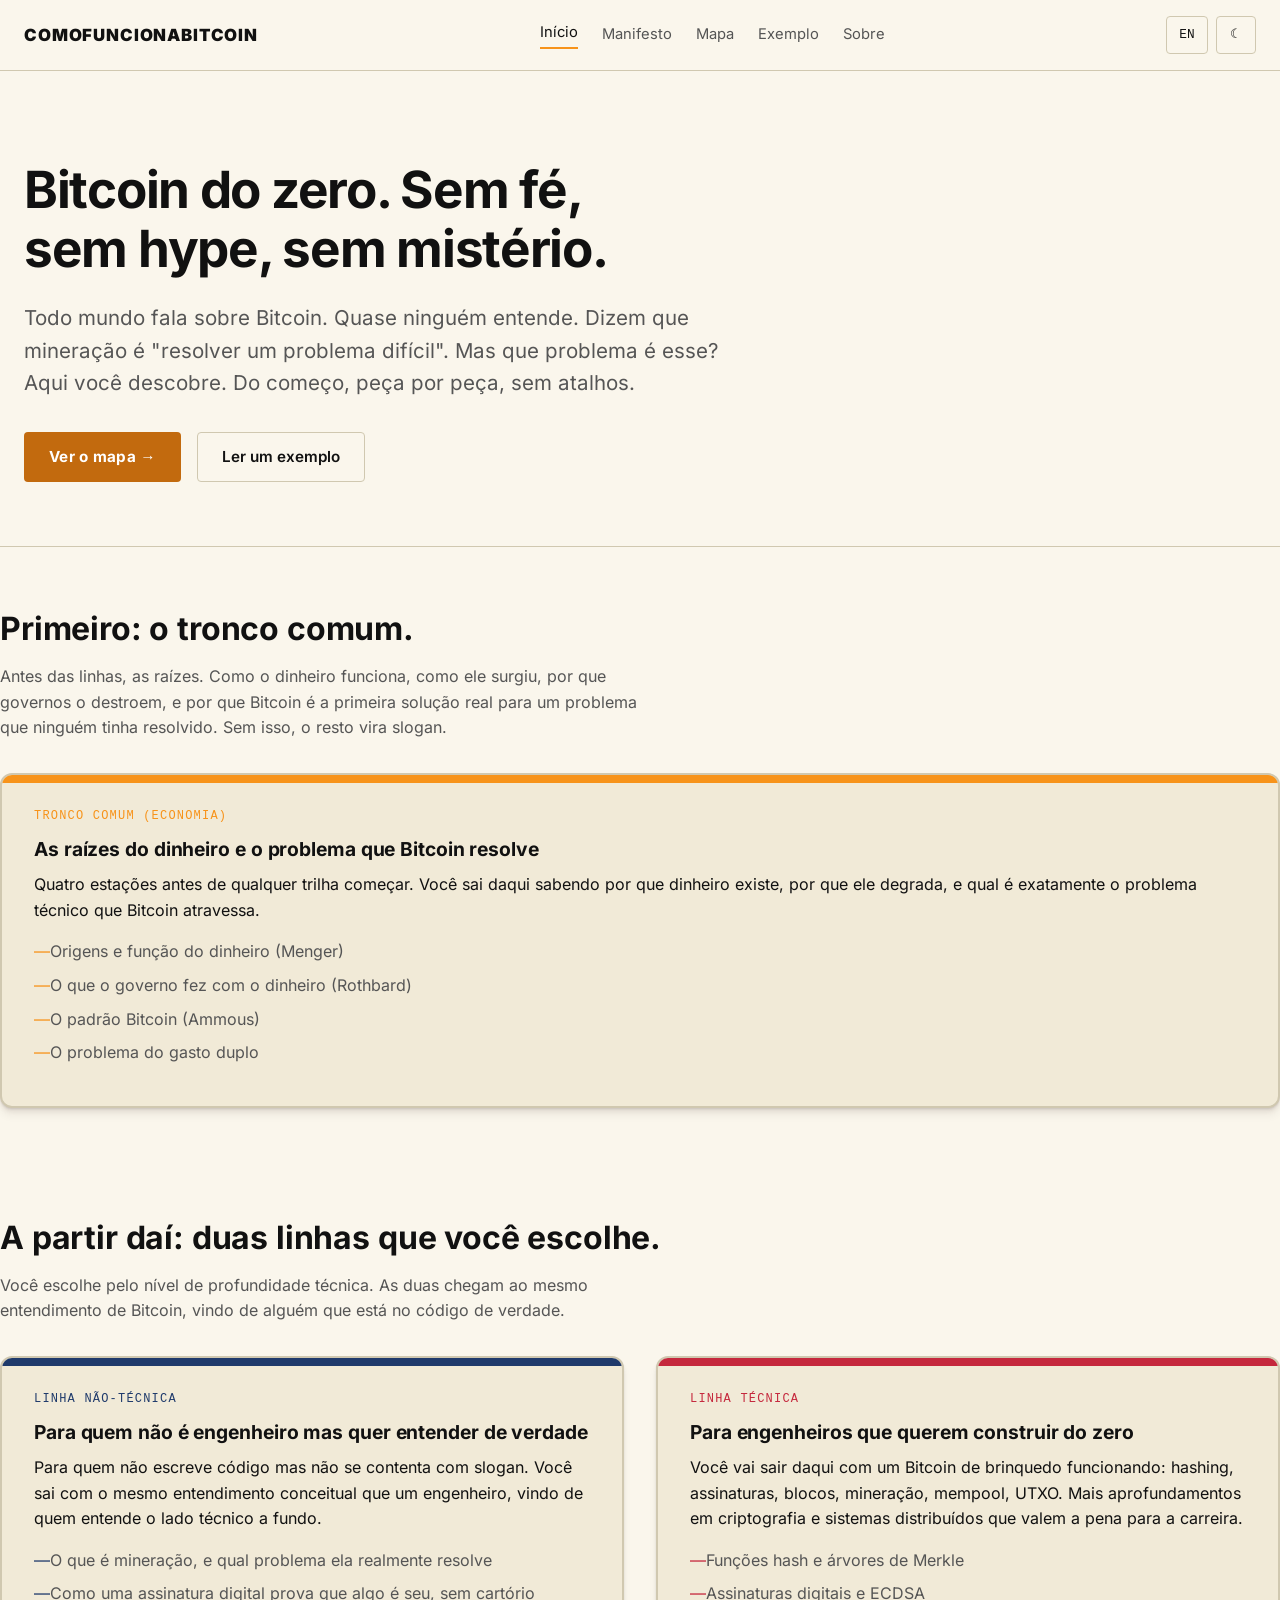
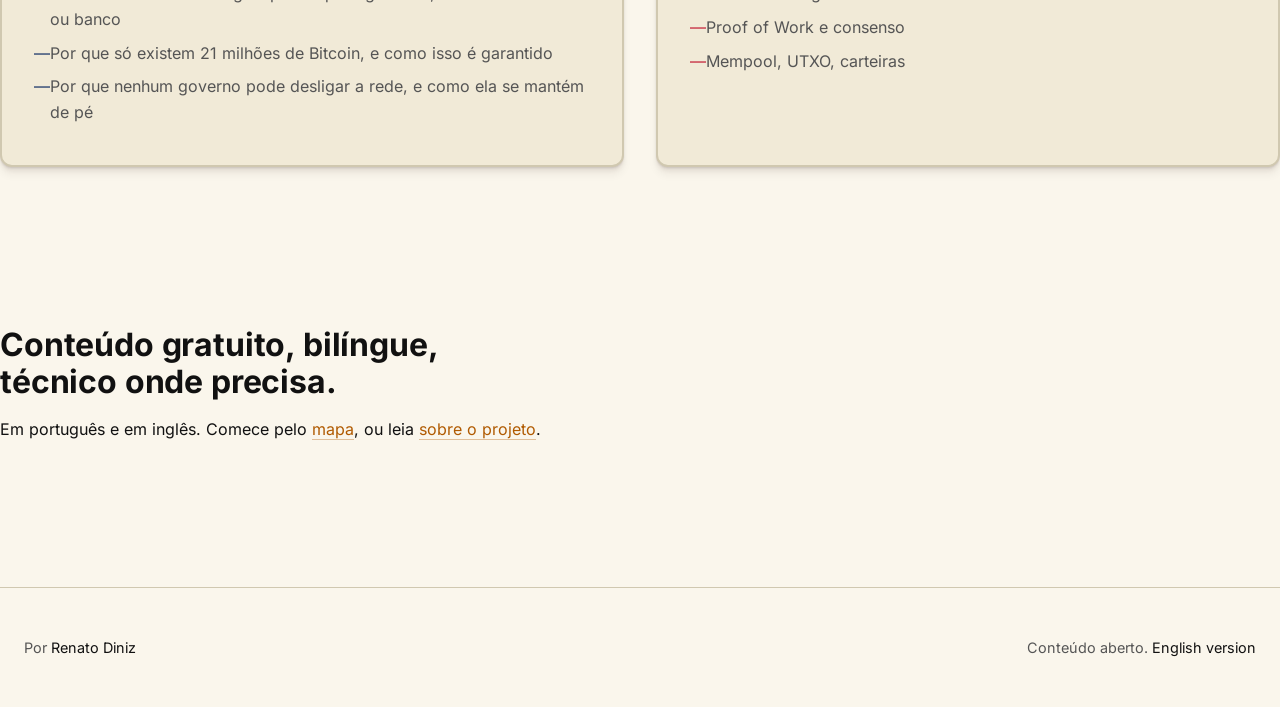
<file: index.html>
<!doctype html>
<html lang="pt">
<head>
  <meta charset="utf-8">
  <meta name="viewport" content="width=device-width, initial-scale=1">
  <title>Como Funciona o Bitcoin · Bitcoin do zero, sem hype</title>
  <meta name="description" content="Bitcoin do zero. Sem fé, sem hype, sem mistério. Duas trilhas: não-técnica e técnica.">
  <meta name="author" content="Renato Diniz">
  <link rel="canonical" href="https://comofuncionabitcoin.com/">
  <link rel="alternate" hreflang="pt" href="https://comofuncionabitcoin.com/">
  <link rel="alternate" hreflang="en" href="https://comofuncionabitcoin.com/en/">
  <link rel="alternate" hreflang="x-default" href="https://comofuncionabitcoin.com/">
  <meta property="og:type" content="website">
  <meta property="og:site_name" content="Como Funciona o Bitcoin">
  <meta property="og:title" content="Como Funciona o Bitcoin · Bitcoin do zero, sem hype">
  <meta property="og:description" content="Bitcoin do zero. Sem fé, sem hype, sem mistério. Duas trilhas: não-técnica e técnica.">
  <meta property="og:url" content="https://comofuncionabitcoin.com/">
  <meta property="og:locale" content="pt_BR">
  <meta property="og:locale:alternate" content="en_US">
  <meta property="og:image" content="https://comofuncionabitcoin.com/assets/images/og-image.png">
  <meta property="og:image:width" content="1200">
  <meta property="og:image:height" content="630">
  <meta property="og:image:type" content="image/png">
  <meta property="og:image:alt" content="Como Funciona o Bitcoin · Bitcoin do zero, sem hype">
  <meta name="twitter:image" content="https://comofuncionabitcoin.com/assets/images/og-image.png">
  <meta name="twitter:card" content="summary_large_image">
  <meta name="twitter:title" content="Como Funciona o Bitcoin · Bitcoin do zero, sem hype">
  <meta name="twitter:description" content="Bitcoin do zero. Sem fé, sem hype, sem mistério.">
  <script type="application/ld+json">
  {
    "@context": "https://schema.org",
    "@type": "WebSite",
    "name": "Como Funciona o Bitcoin",
    "alternateName": "How Bitcoin Works",
    "url": "https://comofuncionabitcoin.com/",
    "description": "Bitcoin do zero, sem hype. Bilingual PT/EN.",
    "inLanguage": ["pt-BR", "en"],
    "author": {
      "@type": "Person",
      "name": "Renato Diniz",
      "url": "https://github.com/renatodinizc"
    },
    "license": "https://creativecommons.org/licenses/by/4.0/"
  }
  </script>
  <link rel="alternate" type="application/atom+xml" title="Como Funciona o Bitcoin · Atom feed" href="/feed.xml">
  <link rel="icon" type="image/svg+xml" href="/favicon.svg">
  <link rel="icon" type="image/x-icon" href="/favicon.ico" sizes="any">
  <link rel="apple-touch-icon" sizes="180x180" href="/apple-touch-icon.png">
  <link rel="preload" href="assets/fonts/inter-variable.woff2" as="font" type="font/woff2" crossorigin>
  <link rel="stylesheet" href="assets/css/reset.css">
  <link rel="stylesheet" href="assets/css/base.css">
  <link rel="stylesheet" href="assets/css/theme.css">
  <script src="assets/js/theme.js"></script>
</head>
<body>
  <a class="skip-link" href="#main-content">Pular para o conteúdo</a>
  <header class="site-header">
    <div class="container">
      <a href="index.html" class="site-logo">comofuncionabitcoin</a>
      <nav class="site-nav">
        <a href="index.html" class="active">Início</a>
        <a href="manifesto.html">Manifesto</a>
        <a href="mapa.html">Mapa</a>
        <a href="artigo.html">Exemplo</a>
        <a href="sobre.html">Sobre</a>
      </nav>
      <div class="controls">
        <button class="control-btn lang-toggle" data-mirror="en/" data-lang="en" aria-label="Switch to English">EN</button>
        <button class="control-btn mode-toggle" aria-label="Alternar modo claro/escuro">☾</button>
      </div>
    </div>
  </header>

  <main id="main-content">
    <section class="hero">
      <div class="container">
        <h1>Bitcoin do zero. Sem fé, sem hype, sem mistério.</h1>
        <p class="lead">
          Todo mundo fala sobre Bitcoin. Quase ninguém entende. Dizem que mineração é "resolver um problema difícil". Mas que problema é esse? Aqui você descobre. Do começo, peça por peça, sem atalhos.
        </p>
        <div class="cta-row">
          <a href="mapa.html" class="btn btn-primary">Ver o mapa →</a>
          <a href="artigo.html" class="btn btn-secondary">Ler um exemplo</a>
        </div>
      </div>
    </section>

    <section class="container" style="padding: var(--space-16) 0 var(--space-8);">
      <h2 style="margin-top: 0;">Primeiro: o tronco comum.</h2>
      <p class="lead" style="max-width:64ch;color:var(--color-fg-soft);margin-top:var(--space-3);">
        Antes das linhas, as raízes. Como o dinheiro funciona, como ele surgiu, por que governos o destroem, e por que Bitcoin é a primeira solução real para um problema que ninguém tinha resolvido. Sem isso, o resto vira slogan.
      </p>

      <article class="track-card" style="--track-color: var(--color-line-trunk); margin-top: var(--space-8);">
        <div class="label">Tronco comum (economia)</div>
        <h3>As raízes do dinheiro e o problema que Bitcoin resolve</h3>
        <p>Quatro estações antes de qualquer trilha começar. Você sai daqui sabendo por que dinheiro existe, por que ele degrada, e qual é exatamente o problema técnico que Bitcoin atravessa.</p>
        <ul>
          <li>Origens e função do dinheiro (Menger)</li>
          <li>O que o governo fez com o dinheiro (Rothbard)</li>
          <li>O padrão Bitcoin (Ammous)</li>
          <li>O problema do gasto duplo</li>
        </ul>
      </article>
    </section>

    <section class="tracks container" style="padding: var(--space-8) 0 var(--space-16);">
      <h2>A partir daí: duas linhas que você escolhe.</h2>
      <p class="lead" style="max-width:64ch;color:var(--color-fg-soft);margin-top:var(--space-3);">
        Você escolhe pelo nível de profundidade técnica. As duas chegam ao mesmo entendimento de Bitcoin, vindo de alguém que está no código de verdade.
      </p>

      <div class="track-grid">
        <article class="track-card nontechnical">
          <div class="label">Linha não-técnica</div>
          <h3>Para quem não é engenheiro mas quer entender de verdade</h3>
          <p>Para quem não escreve código mas não se contenta com slogan. Você sai com o mesmo entendimento conceitual que um engenheiro, vindo de quem entende o lado técnico a fundo.</p>
          <ul>
            <li>O que é mineração, e qual problema ela realmente resolve</li>
            <li>Como uma assinatura digital prova que algo é seu, sem cartório ou banco</li>
            <li>Por que só existem 21 milhões de Bitcoin, e como isso é garantido</li>
            <li>Por que nenhum governo pode desligar a rede, e como ela se mantém de pé</li>
          </ul>
        </article>

        <article class="track-card technical">
          <div class="label">Linha técnica</div>
          <h3>Para engenheiros que querem construir do zero</h3>
          <p>Você vai sair daqui com um Bitcoin de brinquedo funcionando: hashing, assinaturas, blocos, mineração, mempool, UTXO. Mais aprofundamentos em criptografia e sistemas distribuídos que valem a pena para a carreira.</p>
          <ul>
            <li>Funções hash e árvores de Merkle</li>
            <li>Assinaturas digitais e ECDSA</li>
            <li>Proof of Work e consenso</li>
            <li>Mempool, UTXO, carteiras</li>
          </ul>
        </article>
      </div>
    </section>

    <section class="container" style="padding: var(--space-12) 0 var(--space-16);">
      <div class="prose" style="margin-left:0;padding:0;">
        <h2>Conteúdo gratuito, bilíngue, técnico onde precisa.</h2>
        <p>Em português e em inglês. Comece pelo <a href="mapa.html">mapa</a>, ou leia <a href="sobre.html">sobre o projeto</a>.</p>
      </div>
    </section>
  </main>

  <footer class="site-footer">
    <div class="container">
      <div>Por <a href="https://github.com/renatodinizc" target="_blank" rel="noopener">Renato Diniz</a></div>
      <div>Conteúdo aberto. <a href="en/">English version</a></div>
    </div>
  </footer>

  <script src="assets/js/lang.js"></script>
</body>
</html>
</file>
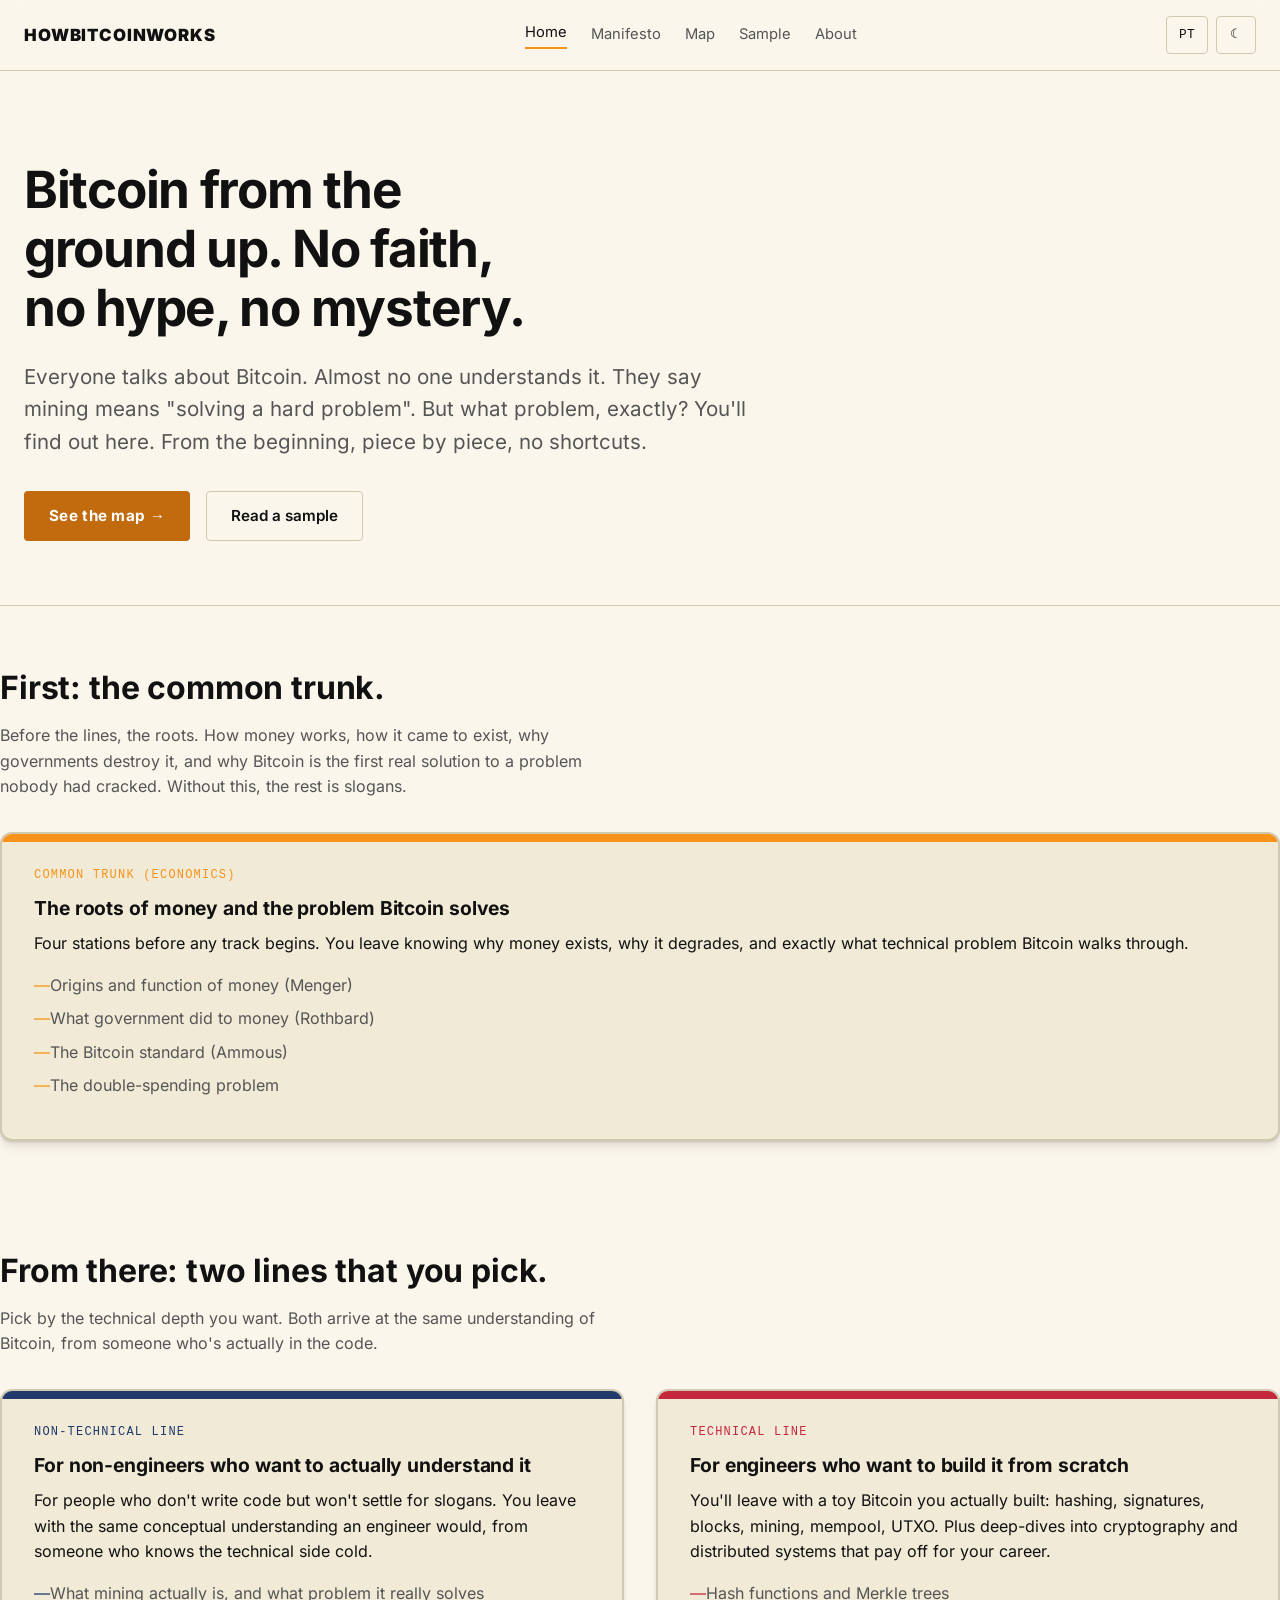
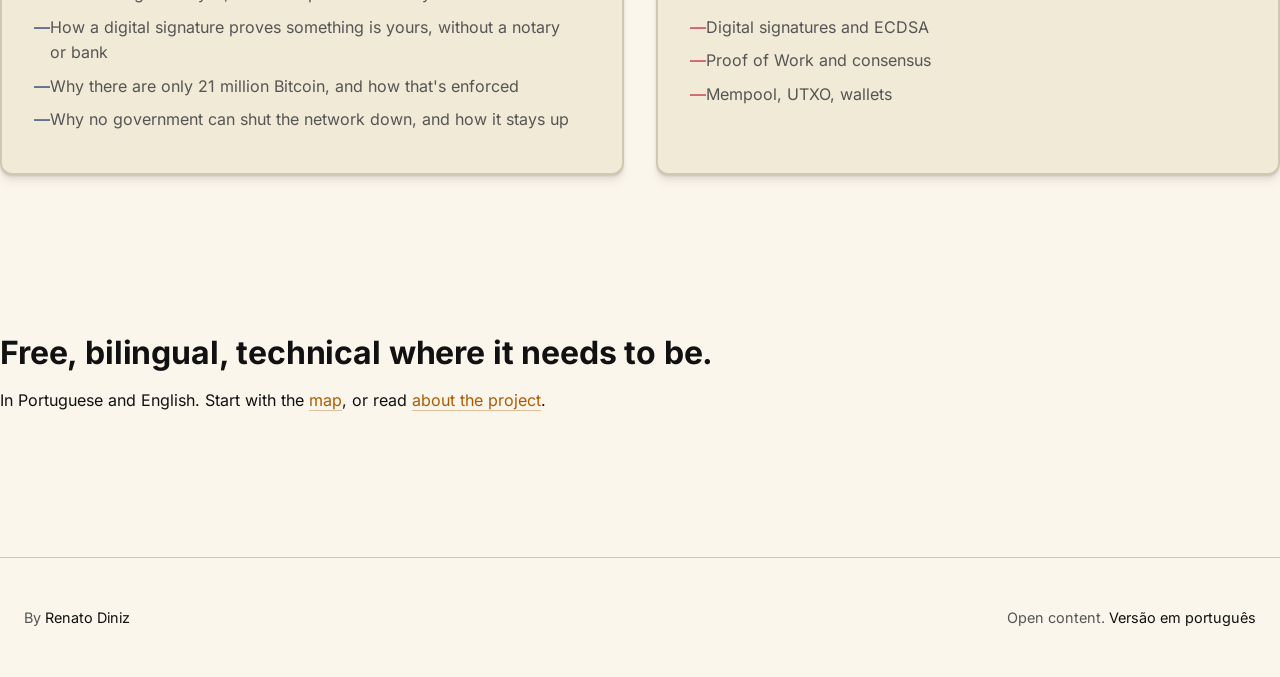
<file: en/index.html>
<!doctype html>
<html lang="en">
<head>
  <meta charset="utf-8">
  <meta name="viewport" content="width=device-width, initial-scale=1">
  <title>How Bitcoin Works · Bitcoin from the ground up, no hype</title>
  <meta name="description" content="Bitcoin from the ground up. No faith, no hype, no mystery. Two tracks: non-technical and technical.">
  <meta name="author" content="Renato Diniz">
  <link rel="canonical" href="https://comofuncionabitcoin.com/en/">
  <link rel="alternate" hreflang="pt" href="https://comofuncionabitcoin.com/">
  <link rel="alternate" hreflang="en" href="https://comofuncionabitcoin.com/en/">
  <link rel="alternate" hreflang="x-default" href="https://comofuncionabitcoin.com/">
  <meta property="og:type" content="website">
  <meta property="og:site_name" content="How Bitcoin Works">
  <meta property="og:title" content="How Bitcoin Works · Bitcoin from the ground up, no hype">
  <meta property="og:description" content="Bitcoin from the ground up. No faith, no hype, no mystery. Two tracks: non-technical and technical.">
  <meta property="og:url" content="https://comofuncionabitcoin.com/en/">
  <meta property="og:locale" content="en_US">
  <meta property="og:locale:alternate" content="pt_BR">
  <meta property="og:image" content="https://comofuncionabitcoin.com/assets/images/og-image-en.png">
  <meta property="og:image:width" content="1200">
  <meta property="og:image:height" content="630">
  <meta property="og:image:type" content="image/png">
  <meta property="og:image:alt" content="How Bitcoin Works · Bitcoin from the ground up, no hype">
  <meta name="twitter:image" content="https://comofuncionabitcoin.com/assets/images/og-image-en.png">
  <meta name="twitter:card" content="summary_large_image">
  <meta name="twitter:title" content="How Bitcoin Works · Bitcoin from the ground up, no hype">
  <meta name="twitter:description" content="Bitcoin from the ground up. No faith, no hype, no mystery.">
  <script type="application/ld+json">
  {
    "@context": "https://schema.org",
    "@type": "WebSite",
    "name": "How Bitcoin Works",
    "alternateName": "Como Funciona o Bitcoin",
    "url": "https://comofuncionabitcoin.com/en/",
    "description": "Bitcoin from the ground up, no hype. Bilingual EN/PT.",
    "inLanguage": ["en", "pt-BR"],
    "author": {
      "@type": "Person",
      "name": "Renato Diniz",
      "url": "https://github.com/renatodinizc"
    },
    "license": "https://creativecommons.org/licenses/by/4.0/"
  }
  </script>
  <link rel="alternate" type="application/atom+xml" title="How Bitcoin Works · Atom feed" href="/en/feed.xml">
  <link rel="icon" type="image/svg+xml" href="/favicon.svg">
  <link rel="icon" type="image/x-icon" href="/favicon.ico" sizes="any">
  <link rel="apple-touch-icon" sizes="180x180" href="/apple-touch-icon.png">
  <link rel="preload" href="../assets/fonts/inter-variable.woff2" as="font" type="font/woff2" crossorigin>
  <link rel="stylesheet" href="../assets/css/reset.css">
  <link rel="stylesheet" href="../assets/css/base.css">
  <link rel="stylesheet" href="../assets/css/theme.css">
  <script src="../assets/js/theme.js"></script>
</head>
<body>
  <a class="skip-link" href="#main-content">Skip to content</a>
  <header class="site-header">
    <div class="container">
      <a href="index.html" class="site-logo">howbitcoinworks</a>
      <nav class="site-nav">
        <a href="index.html" class="active">Home</a>
        <a href="manifesto.html">Manifesto</a>
        <a href="map.html">Map</a>
        <a href="article.html">Sample</a>
        <a href="about.html">About</a>
      </nav>
      <div class="controls">
        <button class="control-btn lang-toggle" data-mirror="../index.html" data-lang="pt" aria-label="Mudar para português">PT</button>
        <button class="control-btn mode-toggle" aria-label="Toggle light/dark mode">☾</button>
      </div>
    </div>
  </header>

  <main id="main-content">
    <section class="hero">
      <div class="container">
        <h1>Bitcoin from the ground up. No faith, no hype, no mystery.</h1>
        <p class="lead">
          Everyone talks about Bitcoin. Almost no one understands it. They say mining means "solving a hard problem". But what problem, exactly? You'll find out here. From the beginning, piece by piece, no shortcuts.
        </p>
        <div class="cta-row">
          <a href="map.html" class="btn btn-primary">See the map →</a>
          <a href="article.html" class="btn btn-secondary">Read a sample</a>
        </div>
      </div>
    </section>

    <section class="container" style="padding: var(--space-16) 0 var(--space-8);">
      <h2 style="margin-top: 0;">First: the common trunk.</h2>
      <p class="lead" style="max-width:64ch;color:var(--color-fg-soft);margin-top:var(--space-3);">
        Before the lines, the roots. How money works, how it came to exist, why governments destroy it, and why Bitcoin is the first real solution to a problem nobody had cracked. Without this, the rest is slogans.
      </p>

      <article class="track-card" style="--track-color: var(--color-line-trunk); margin-top: var(--space-8);">
        <div class="label">Common trunk (economics)</div>
        <h3>The roots of money and the problem Bitcoin solves</h3>
        <p>Four stations before any track begins. You leave knowing why money exists, why it degrades, and exactly what technical problem Bitcoin walks through.</p>
        <ul>
          <li>Origins and function of money (Menger)</li>
          <li>What government did to money (Rothbard)</li>
          <li>The Bitcoin standard (Ammous)</li>
          <li>The double-spending problem</li>
        </ul>
      </article>
    </section>

    <section class="tracks container" style="padding: var(--space-8) 0 var(--space-16);">
      <h2>From there: two lines that you pick.</h2>
      <p class="lead" style="max-width:64ch;color:var(--color-fg-soft);margin-top:var(--space-3);">
        Pick by the technical depth you want. Both arrive at the same understanding of Bitcoin, from someone who's actually in the code.
      </p>

      <div class="track-grid">
        <article class="track-card nontechnical">
          <div class="label">Non-technical line</div>
          <h3>For non-engineers who want to actually understand it</h3>
          <p>For people who don't write code but won't settle for slogans. You leave with the same conceptual understanding an engineer would, from someone who knows the technical side cold.</p>
          <ul>
            <li>What mining actually is, and what problem it really solves</li>
            <li>How a digital signature proves something is yours, without a notary or bank</li>
            <li>Why there are only 21 million Bitcoin, and how that's enforced</li>
            <li>Why no government can shut the network down, and how it stays up</li>
          </ul>
        </article>

        <article class="track-card technical">
          <div class="label">Technical line</div>
          <h3>For engineers who want to build it from scratch</h3>
          <p>You'll leave with a toy Bitcoin you actually built: hashing, signatures, blocks, mining, mempool, UTXO. Plus deep-dives into cryptography and distributed systems that pay off for your career.</p>
          <ul>
            <li>Hash functions and Merkle trees</li>
            <li>Digital signatures and ECDSA</li>
            <li>Proof of Work and consensus</li>
            <li>Mempool, UTXO, wallets</li>
          </ul>
        </article>
      </div>
    </section>

    <section class="container" style="padding: var(--space-12) 0 var(--space-16);">
      <div class="prose" style="margin-left:0;padding:0;">
        <h2>Free, bilingual, technical where it needs to be.</h2>
        <p>In Portuguese and English. Start with the <a href="map.html">map</a>, or read <a href="about.html">about the project</a>.</p>
      </div>
    </section>
  </main>

  <footer class="site-footer">
    <div class="container">
      <div>By <a href="https://github.com/renatodinizc" target="_blank" rel="noopener">Renato Diniz</a></div>
      <div>Open content. <a href="../index.html">Versão em português</a></div>
    </div>
  </footer>

  <script src="../assets/js/lang.js"></script>
</body>
</html>
</file>
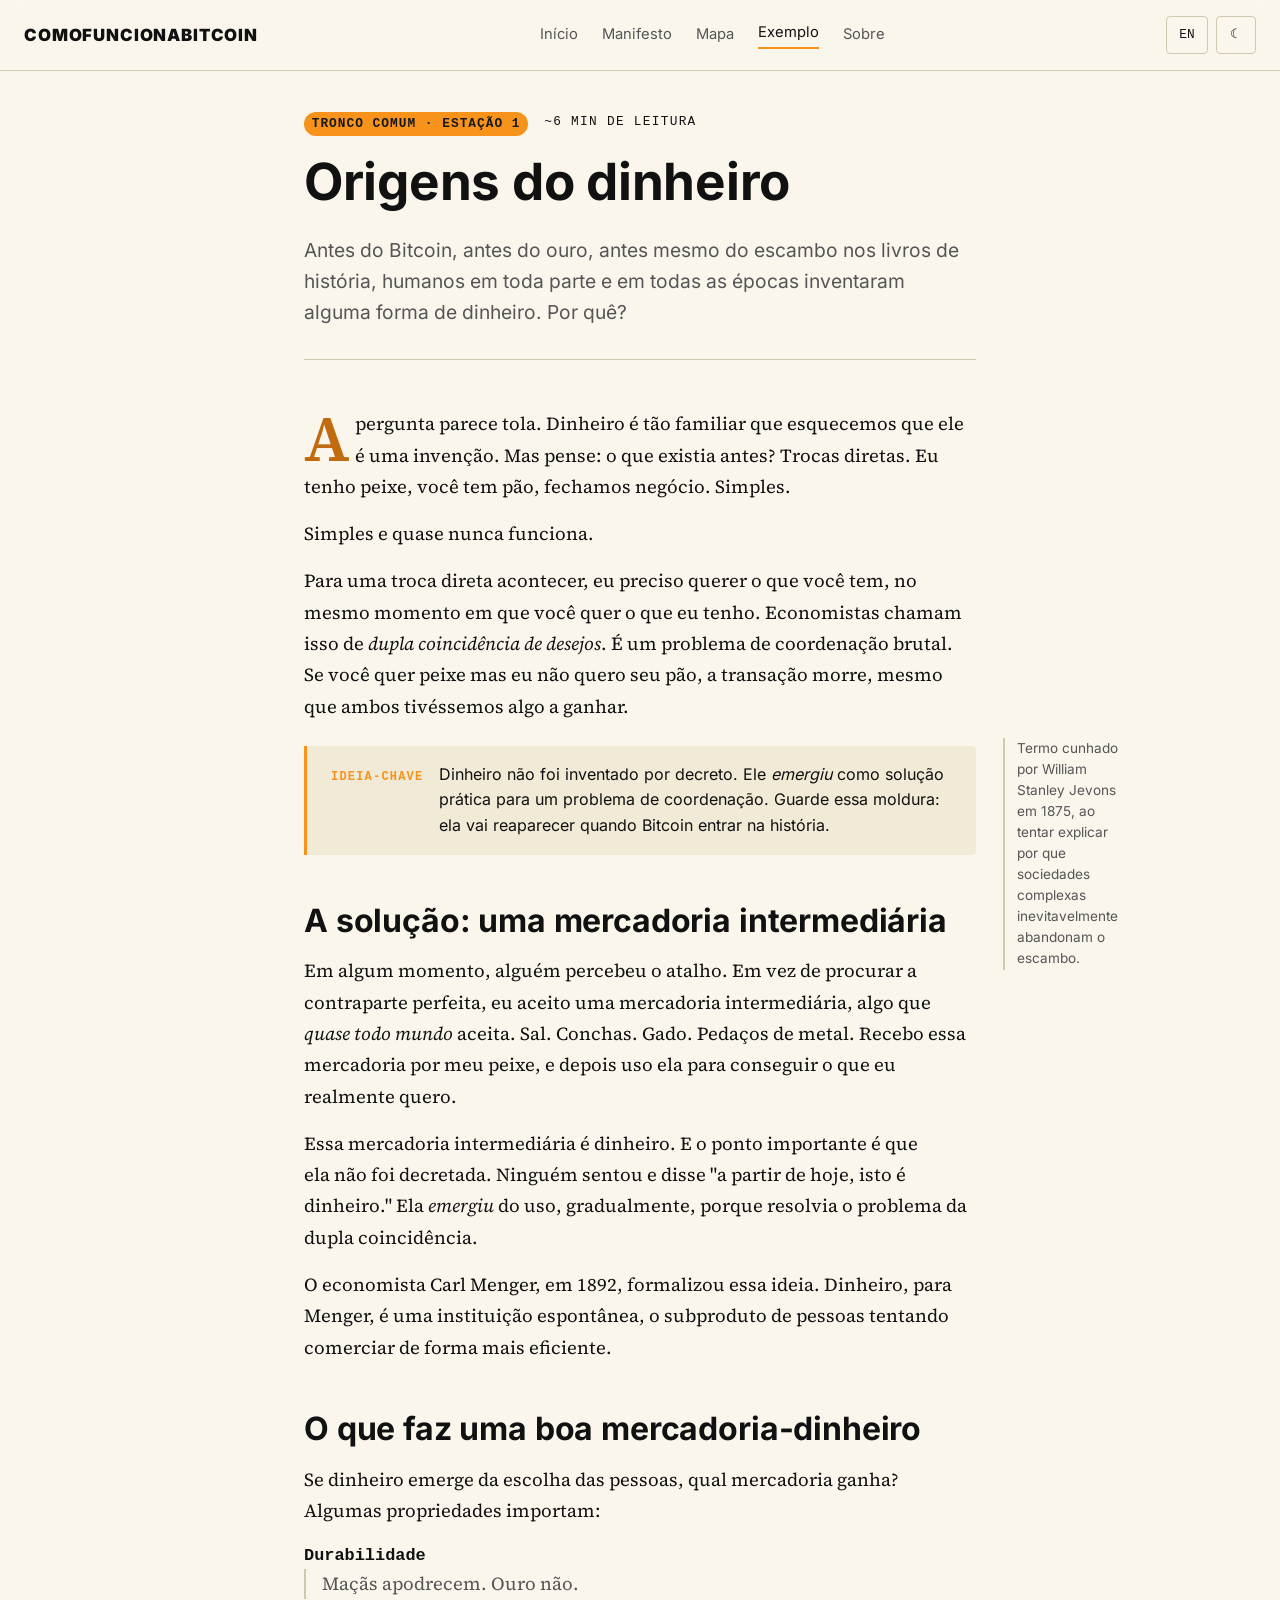
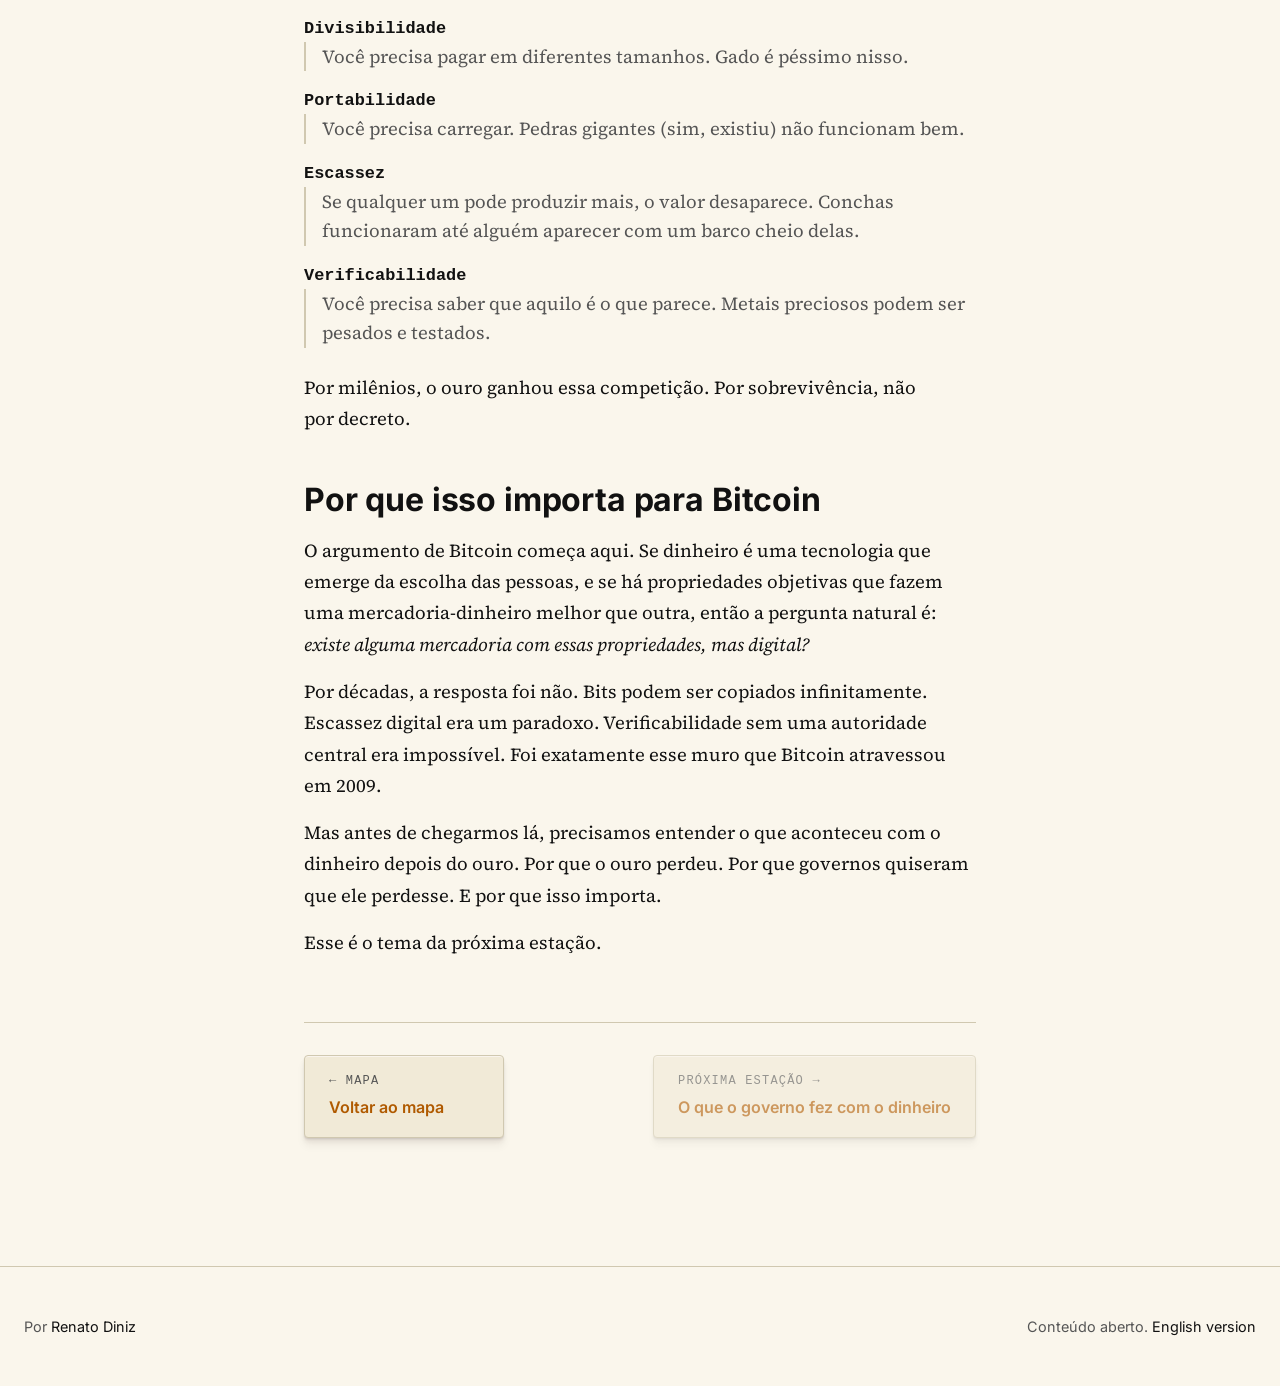
<file: artigo.html>
<!doctype html>
<html lang="pt">
<head>
  <meta charset="utf-8">
  <meta name="viewport" content="width=device-width, initial-scale=1">
  <title>Origens do dinheiro · Como Funciona o Bitcoin</title>
  <meta name="description" content="Antes do Bitcoin, antes do ouro, antes do escambo. Por que humanos inventaram dinheiro?">
  <meta name="author" content="Renato Diniz">
  <link rel="canonical" href="https://comofuncionabitcoin.com/artigo.html">
  <link rel="alternate" hreflang="pt" href="https://comofuncionabitcoin.com/artigo.html">
  <link rel="alternate" hreflang="en" href="https://comofuncionabitcoin.com/en/article.html">
  <meta property="og:type" content="article">
  <meta property="og:site_name" content="Como Funciona o Bitcoin">
  <meta property="og:title" content="Origens do dinheiro">
  <meta property="og:description" content="Antes do Bitcoin, antes do ouro, antes do escambo. Por que humanos inventaram dinheiro?">
  <meta property="og:url" content="https://comofuncionabitcoin.com/artigo.html">
  <meta property="og:locale" content="pt_BR">
  <meta property="og:locale:alternate" content="en_US">
  <meta property="article:author" content="Renato Diniz">
  <meta property="article:published_time" content="2026-05-18">
  <meta property="og:image" content="https://comofuncionabitcoin.com/assets/images/og-image.png">
  <meta property="og:image:width" content="1200">
  <meta property="og:image:height" content="630">
  <meta property="og:image:type" content="image/png">
  <meta property="og:image:alt" content="Como Funciona o Bitcoin · Bitcoin do zero, sem hype">
  <meta name="twitter:image" content="https://comofuncionabitcoin.com/assets/images/og-image.png">
  <meta name="twitter:card" content="summary_large_image">
  <meta name="twitter:title" content="Origens do dinheiro">
  <meta name="twitter:description" content="Por que humanos inventaram dinheiro? Menger, escambo, dupla coincidência de desejos.">
  <script type="application/ld+json">
  {
    "@context": "https://schema.org",
    "@type": "Article",
    "headline": "Origens do dinheiro",
    "description": "Antes do Bitcoin, antes do ouro, antes do escambo. Por que humanos inventaram dinheiro?",
    "inLanguage": "pt-BR",
    "url": "https://comofuncionabitcoin.com/artigo.html",
    "datePublished": "2026-05-18",
    "dateModified": "2026-05-18",
    "author": {
      "@type": "Person",
      "name": "Renato Diniz",
      "url": "https://github.com/renatodinizc"
    },
    "publisher": {
      "@type": "Organization",
      "name": "Como Funciona o Bitcoin",
      "url": "https://comofuncionabitcoin.com/"
    },
    "license": "https://creativecommons.org/licenses/by/4.0/",
    "isPartOf": {
      "@type": "WebSite",
      "name": "Como Funciona o Bitcoin",
      "url": "https://comofuncionabitcoin.com/"
    }
  }
  </script>
  <link rel="alternate" type="application/atom+xml" title="Como Funciona o Bitcoin · Atom feed" href="/feed.xml">
  <link rel="icon" type="image/svg+xml" href="/favicon.svg">
  <link rel="icon" type="image/x-icon" href="/favicon.ico" sizes="any">
  <link rel="apple-touch-icon" sizes="180x180" href="/apple-touch-icon.png">
  <link rel="preload" href="assets/fonts/inter-variable.woff2" as="font" type="font/woff2" crossorigin>
  <link rel="preload" href="assets/fonts/source-serif-4-variable.woff2" as="font" type="font/woff2" crossorigin>
  <link rel="preload" href="assets/fonts/source-serif-4-italic-variable.woff2" as="font" type="font/woff2" crossorigin>
  <link rel="stylesheet" href="assets/css/reset.css">
  <link rel="stylesheet" href="assets/css/base.css">
  <link rel="stylesheet" href="assets/css/theme.css">
  <script src="assets/js/theme.js"></script>
</head>
<body>
  <a class="skip-link" href="#main-content">Pular para o conteúdo</a>
  <header class="site-header">
    <div class="container">
      <a href="index.html" class="site-logo">comofuncionabitcoin</a>
      <nav class="site-nav">
        <a href="index.html">Início</a>
        <a href="manifesto.html">Manifesto</a>
        <a href="mapa.html">Mapa</a>
        <a href="artigo.html" class="active">Exemplo</a>
        <a href="sobre.html">Sobre</a>
      </nav>
      <div class="controls">
        <button class="control-btn lang-toggle" data-mirror="en/article.html" data-lang="en" aria-label="Switch to English">EN</button>
        <button class="control-btn mode-toggle" aria-label="Alternar modo claro/escuro">☾</button>
      </div>
    </div>
  </header>

  <main id="main-content">
    <article class="article-page">
      <div class="prose">
        <div class="article-meta">
          <span class="track-badge">Tronco comum · Estação 1</span>
          <span>~6 min de leitura</span>
        </div>

        <h1 class="article-title">Origens do dinheiro</h1>
        <p class="article-lead">
          Antes do Bitcoin, antes do ouro, antes mesmo do escambo nos livros de história, humanos em toda parte e em todas as épocas inventaram alguma forma de dinheiro. Por quê?
        </p>

        <div class="article-body">
          <p>A pergunta parece tola. Dinheiro é tão familiar que esquecemos que ele é uma invenção. Mas pense: o que existia antes? Trocas diretas. Eu tenho peixe, você tem pão, fechamos negócio. Simples.</p>

          <p>Simples e quase nunca funciona.</p>

          <p>Para uma troca direta acontecer, eu preciso querer o que você tem, no mesmo momento em que você quer o que eu tenho. Economistas chamam isso de <em>dupla coincidência de desejos</em>. É um problema de coordenação brutal. Se você quer peixe mas eu não quero seu pão, a transação morre, mesmo que ambos tivéssemos algo a ganhar.</p>
          <aside class="sidenote">Termo cunhado por William Stanley Jevons em 1875, ao tentar explicar por que sociedades complexas inevitavelmente abandonam o escambo.</aside>

          <aside class="callout callout-key">
            <span class="callout-label">Ideia-chave</span>
            <div class="callout-body">Dinheiro não foi inventado por decreto. Ele <em>emergiu</em> como solução prática para um problema de coordenação. Guarde essa moldura: ela vai reaparecer quando Bitcoin entrar na história.</div>
          </aside>

          <h2>A solução: uma mercadoria intermediária</h2>

          <p>Em algum momento, alguém percebeu o atalho. Em vez de procurar a contraparte perfeita, eu aceito uma mercadoria intermediária, algo que <em>quase todo mundo</em> aceita. Sal. Conchas. Gado. Pedaços de metal. Recebo essa mercadoria por meu peixe, e depois uso ela para conseguir o que eu realmente quero.</p>

          <p>Essa mercadoria intermediária é dinheiro. E o ponto importante é que ela não foi decretada. Ninguém sentou e disse "a partir de hoje, isto é dinheiro." Ela <em>emergiu</em> do uso, gradualmente, porque resolvia o problema da dupla coincidência.</p>

          <p>O economista Carl Menger, em 1892, formalizou essa ideia. Dinheiro, para Menger, é uma instituição espontânea, o subproduto de pessoas tentando comerciar de forma mais eficiente.</p>

          <h2>O que faz uma boa mercadoria-dinheiro</h2>

          <p>Se dinheiro emerge da escolha das pessoas, qual mercadoria ganha? Algumas propriedades importam:</p>

          <dl>
            <dt>Durabilidade</dt>
            <dd>Maçãs apodrecem. Ouro não.</dd>
            <dt>Divisibilidade</dt>
            <dd>Você precisa pagar em diferentes tamanhos. Gado é péssimo nisso.</dd>
            <dt>Portabilidade</dt>
            <dd>Você precisa carregar. Pedras gigantes (sim, existiu) não funcionam bem.</dd>
            <dt>Escassez</dt>
            <dd>Se qualquer um pode produzir mais, o valor desaparece. Conchas funcionaram até alguém aparecer com um barco cheio delas.</dd>
            <dt>Verificabilidade</dt>
            <dd>Você precisa saber que aquilo é o que parece. Metais preciosos podem ser pesados e testados.</dd>
          </dl>

          <p>Por milênios, o ouro ganhou essa competição. Por sobrevivência, não por decreto.</p>

          <h2>Por que isso importa para Bitcoin</h2>

          <p>O argumento de Bitcoin começa aqui. Se dinheiro é uma tecnologia que emerge da escolha das pessoas, e se há propriedades objetivas que fazem uma mercadoria-dinheiro melhor que outra, então a pergunta natural é: <em>existe alguma mercadoria com essas propriedades, mas digital?</em></p>

          <p>Por décadas, a resposta foi não. Bits podem ser copiados infinitamente. Escassez digital era um paradoxo. Verificabilidade sem uma autoridade central era impossível. Foi exatamente esse muro que Bitcoin atravessou em 2009.</p>

          <p>Mas antes de chegarmos lá, precisamos entender o que aconteceu com o dinheiro depois do ouro. Por que o ouro perdeu. Por que governos quiseram que ele perdesse. E por que isso importa.</p>

          <p>Esse é o tema da próxima estação.</p>
        </div>

        <nav class="article-nav" aria-label="Navegação entre estações">
          <a href="mapa.html">
            <span class="nav-label">← Mapa</span>
            <span class="nav-title">Voltar ao mapa</span>
          </a>
          <a href="#" style="opacity:0.6;pointer-events:none">
            <span class="nav-label">Próxima estação →</span>
            <span class="nav-title">O que o governo fez com o dinheiro</span>
          </a>
        </nav>
      </div>
    </article>
  </main>

  <footer class="site-footer">
    <div class="container">
      <div>Por <a href="https://github.com/renatodinizc" target="_blank" rel="noopener">Renato Diniz</a></div>
      <div>Conteúdo aberto. <a href="en/article.html">English version</a></div>
    </div>
  </footer>

  <script src="assets/js/anchor-headings.js"></script>
  <script src="assets/js/lang.js"></script>
</body>
</html>
</file>
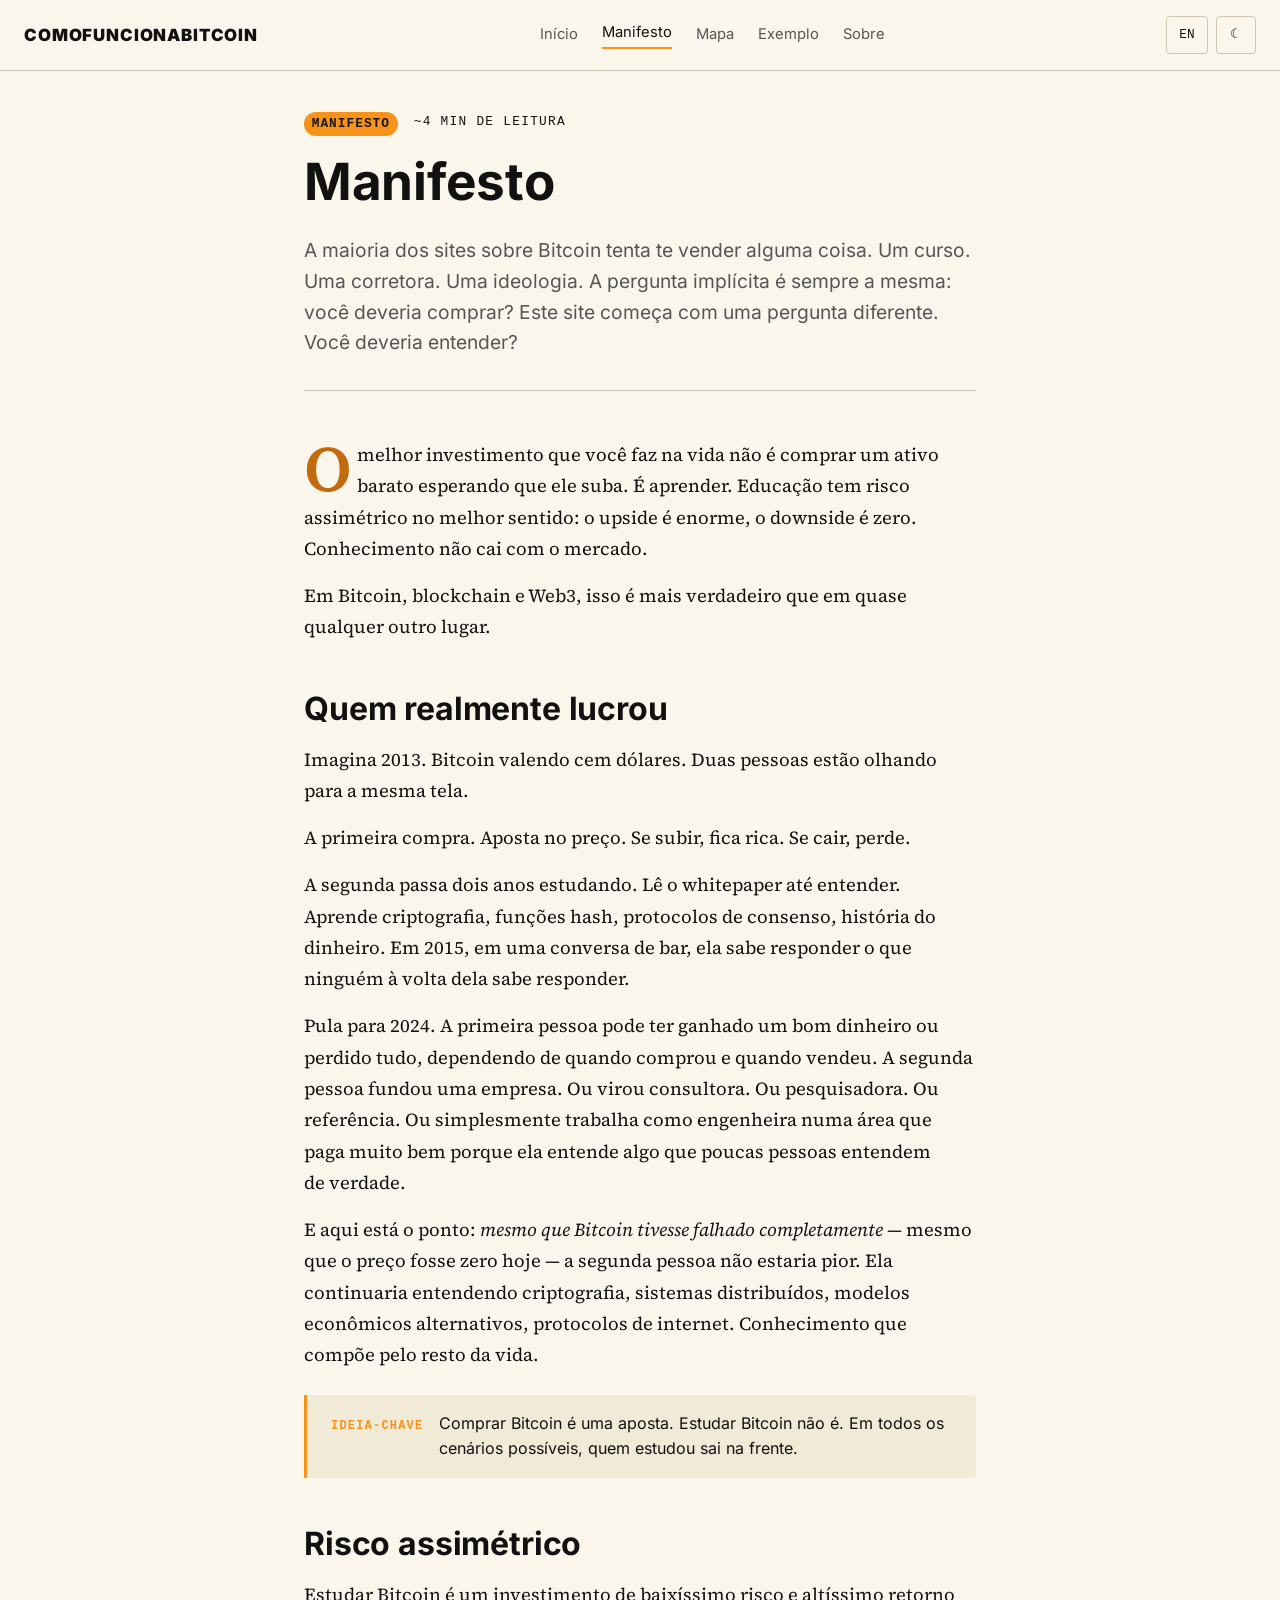
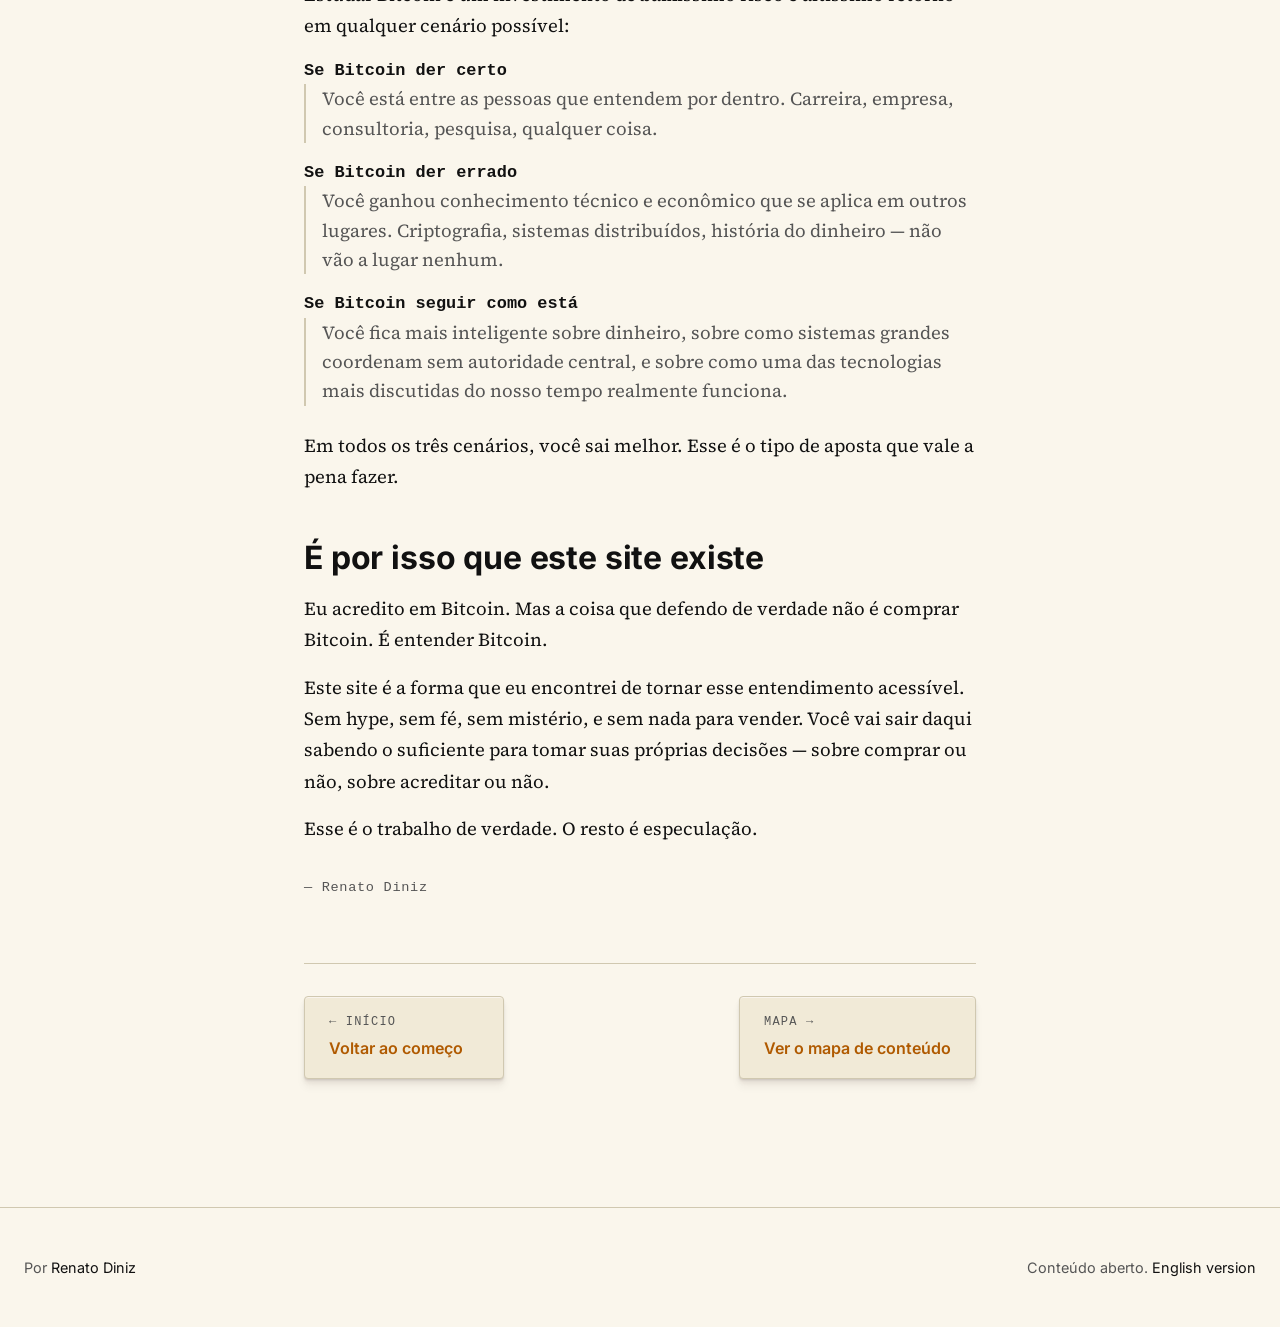
<file: manifesto.html>
<!doctype html>
<html lang="pt">
<head>
  <meta charset="utf-8">
  <meta name="viewport" content="width=device-width, initial-scale=1">
  <title>Manifesto · Como Funciona o Bitcoin</title>
  <meta name="description" content="Por que este site existe. Estudar Bitcoin é um investimento de risco assimétrico — todo o upside, nenhum downside. Não é especulação. É educação.">
  <meta name="author" content="Renato Diniz">
  <link rel="canonical" href="https://comofuncionabitcoin.com/manifesto.html">
  <link rel="alternate" hreflang="pt" href="https://comofuncionabitcoin.com/manifesto.html">
  <link rel="alternate" hreflang="en" href="https://comofuncionabitcoin.com/en/manifesto.html">
  <meta property="og:type" content="article">
  <meta property="og:site_name" content="Como Funciona o Bitcoin">
  <meta property="og:title" content="Manifesto · Como Funciona o Bitcoin">
  <meta property="og:description" content="Estudar Bitcoin é um investimento de risco assimétrico — todo o upside, nenhum downside. Não é especulação. É educação.">
  <meta property="og:url" content="https://comofuncionabitcoin.com/manifesto.html">
  <meta property="og:locale" content="pt_BR">
  <meta property="og:locale:alternate" content="en_US">
  <meta property="og:image" content="https://comofuncionabitcoin.com/assets/images/og-image.png">
  <meta property="og:image:width" content="1200">
  <meta property="og:image:height" content="630">
  <meta property="og:image:type" content="image/png">
  <meta property="og:image:alt" content="Como Funciona o Bitcoin · Bitcoin do zero, sem hype">
  <meta name="twitter:card" content="summary_large_image">
  <meta name="twitter:title" content="Manifesto · Como Funciona o Bitcoin">
  <meta name="twitter:description" content="Estudar Bitcoin é um investimento de risco assimétrico — todo o upside, nenhum downside.">
  <meta name="twitter:image" content="https://comofuncionabitcoin.com/assets/images/og-image.png">
  <script type="application/ld+json">
  {
    "@context": "https://schema.org",
    "@type": "Article",
    "headline": "Manifesto",
    "description": "Por que este site existe. Estudar Bitcoin é um investimento de risco assimétrico.",
    "url": "https://comofuncionabitcoin.com/manifesto.html",
    "inLanguage": "pt-BR",
    "author": {
      "@type": "Person",
      "name": "Renato Diniz",
      "url": "https://github.com/renatodinizc"
    },
    "publisher": {
      "@type": "Organization",
      "name": "Como Funciona o Bitcoin",
      "url": "https://comofuncionabitcoin.com/"
    },
    "license": "https://creativecommons.org/licenses/by/4.0/",
    "isPartOf": {
      "@type": "WebSite",
      "name": "Como Funciona o Bitcoin",
      "url": "https://comofuncionabitcoin.com/"
    }
  }
  </script>
  <link rel="icon" type="image/svg+xml" href="/favicon.svg">
  <link rel="icon" type="image/x-icon" href="/favicon.ico" sizes="any">
  <link rel="apple-touch-icon" sizes="180x180" href="/apple-touch-icon.png">
  <link rel="alternate" type="application/atom+xml" title="Como Funciona o Bitcoin · Atom feed" href="/feed.xml">
  <link rel="preload" href="assets/fonts/inter-variable.woff2" as="font" type="font/woff2" crossorigin>
  <link rel="preload" href="assets/fonts/source-serif-4-variable.woff2" as="font" type="font/woff2" crossorigin>
  <link rel="preload" href="assets/fonts/source-serif-4-italic-variable.woff2" as="font" type="font/woff2" crossorigin>
  <link rel="stylesheet" href="assets/css/reset.css">
  <link rel="stylesheet" href="assets/css/base.css">
  <link rel="stylesheet" href="assets/css/theme.css">
  <script src="assets/js/theme.js"></script>
</head>
<body>
  <a class="skip-link" href="#main-content">Pular para o conteúdo</a>
  <header class="site-header">
    <div class="container">
      <a href="index.html" class="site-logo">comofuncionabitcoin</a>
      <nav class="site-nav">
        <a href="index.html">Início</a>
        <a href="manifesto.html" class="active">Manifesto</a>
        <a href="mapa.html">Mapa</a>
        <a href="artigo.html">Exemplo</a>
        <a href="sobre.html">Sobre</a>
      </nav>
      <div class="controls">
        <button class="control-btn lang-toggle" data-mirror="en/manifesto.html" data-lang="en" aria-label="Switch to English">EN</button>
        <button class="control-btn mode-toggle" aria-label="Alternar modo claro/escuro">☾</button>
      </div>
    </div>
  </header>

  <main id="main-content">
    <article class="article-page">
      <div class="prose">
        <div class="article-meta">
          <span class="track-badge">Manifesto</span>
          <span>~4 min de leitura</span>
        </div>

        <h1 class="article-title">Manifesto</h1>
        <p class="article-lead">
          A maioria dos sites sobre Bitcoin tenta te vender alguma coisa. Um curso. Uma corretora. Uma ideologia. A pergunta implícita é sempre a mesma: você deveria comprar? Este site começa com uma pergunta diferente. Você deveria entender?
        </p>

        <div class="article-body">
          <p>O melhor investimento que você faz na vida não é comprar um ativo barato esperando que ele suba. É aprender. Educação tem risco assimétrico no melhor sentido: o upside é enorme, o downside é zero. Conhecimento não cai com o mercado.</p>

          <p>Em Bitcoin, blockchain e Web3, isso é mais verdadeiro que em quase qualquer outro lugar.</p>

          <h2>Quem realmente lucrou</h2>

          <p>Imagina 2013. Bitcoin valendo cem dólares. Duas pessoas estão olhando para a mesma tela.</p>

          <p>A primeira compra. Aposta no preço. Se subir, fica rica. Se cair, perde.</p>

          <p>A segunda passa dois anos estudando. Lê o whitepaper até entender. Aprende criptografia, funções hash, protocolos de consenso, história do dinheiro. Em 2015, em uma conversa de bar, ela sabe responder o que ninguém à volta dela sabe responder.</p>

          <p>Pula para 2024. A primeira pessoa pode ter ganhado um bom dinheiro ou perdido tudo, dependendo de quando comprou e quando vendeu. A segunda pessoa fundou uma empresa. Ou virou consultora. Ou pesquisadora. Ou referência. Ou simplesmente trabalha como engenheira numa área que paga muito bem porque ela entende algo que poucas pessoas entendem de verdade.</p>

          <p>E aqui está o ponto: <em>mesmo que Bitcoin tivesse falhado completamente</em> — mesmo que o preço fosse zero hoje — a segunda pessoa não estaria pior. Ela continuaria entendendo criptografia, sistemas distribuídos, modelos econômicos alternativos, protocolos de internet. Conhecimento que compõe pelo resto da vida.</p>

          <aside class="callout callout-key">
            <span class="callout-label">Ideia-chave</span>
            <div class="callout-body">Comprar Bitcoin é uma aposta. Estudar Bitcoin não é. Em todos os cenários possíveis, quem estudou sai na frente.</div>
          </aside>

          <h2>Risco assimétrico</h2>

          <p>Estudar Bitcoin é um investimento de baixíssimo risco e altíssimo retorno em qualquer cenário possível:</p>

          <dl>
            <dt>Se Bitcoin der certo</dt>
            <dd>Você está entre as pessoas que entendem por dentro. Carreira, empresa, consultoria, pesquisa, qualquer coisa.</dd>
            <dt>Se Bitcoin der errado</dt>
            <dd>Você ganhou conhecimento técnico e econômico que se aplica em outros lugares. Criptografia, sistemas distribuídos, história do dinheiro — não vão a lugar nenhum.</dd>
            <dt>Se Bitcoin seguir como está</dt>
            <dd>Você fica mais inteligente sobre dinheiro, sobre como sistemas grandes coordenam sem autoridade central, e sobre como uma das tecnologias mais discutidas do nosso tempo realmente funciona.</dd>
          </dl>

          <p>Em todos os três cenários, você sai melhor. Esse é o tipo de aposta que vale a pena fazer.</p>

          <h2>É por isso que este site existe</h2>

          <p>Eu acredito em Bitcoin. Mas a coisa que defendo de verdade não é comprar Bitcoin. É entender Bitcoin.</p>

          <p>Este site é a forma que eu encontrei de tornar esse entendimento acessível. Sem hype, sem fé, sem mistério, e sem nada para vender. Você vai sair daqui sabendo o suficiente para tomar suas próprias decisões — sobre comprar ou não, sobre acreditar ou não.</p>

          <p>Esse é o trabalho de verdade. O resto é especulação.</p>

          <p style="margin-top: var(--space-8); font-family: var(--font-mono); font-size: 0.85rem; color: var(--color-fg-soft); letter-spacing: 0.05em;">— Renato Diniz</p>
        </div>

        <nav class="article-nav" aria-label="Navegação">
          <a href="index.html">
            <span class="nav-label">← Início</span>
            <span class="nav-title">Voltar ao começo</span>
          </a>
          <a href="mapa.html">
            <span class="nav-label">Mapa →</span>
            <span class="nav-title">Ver o mapa de conteúdo</span>
          </a>
        </nav>
      </div>
    </article>
  </main>

  <footer class="site-footer">
    <div class="container">
      <div>Por <a href="https://github.com/renatodinizc" target="_blank" rel="noopener">Renato Diniz</a></div>
      <div>Conteúdo aberto. <a href="en/manifesto.html">English version</a></div>
    </div>
  </footer>

  <script src="assets/js/anchor-headings.js"></script>
  <script src="assets/js/lang.js"></script>
</body>
</html>
</file>
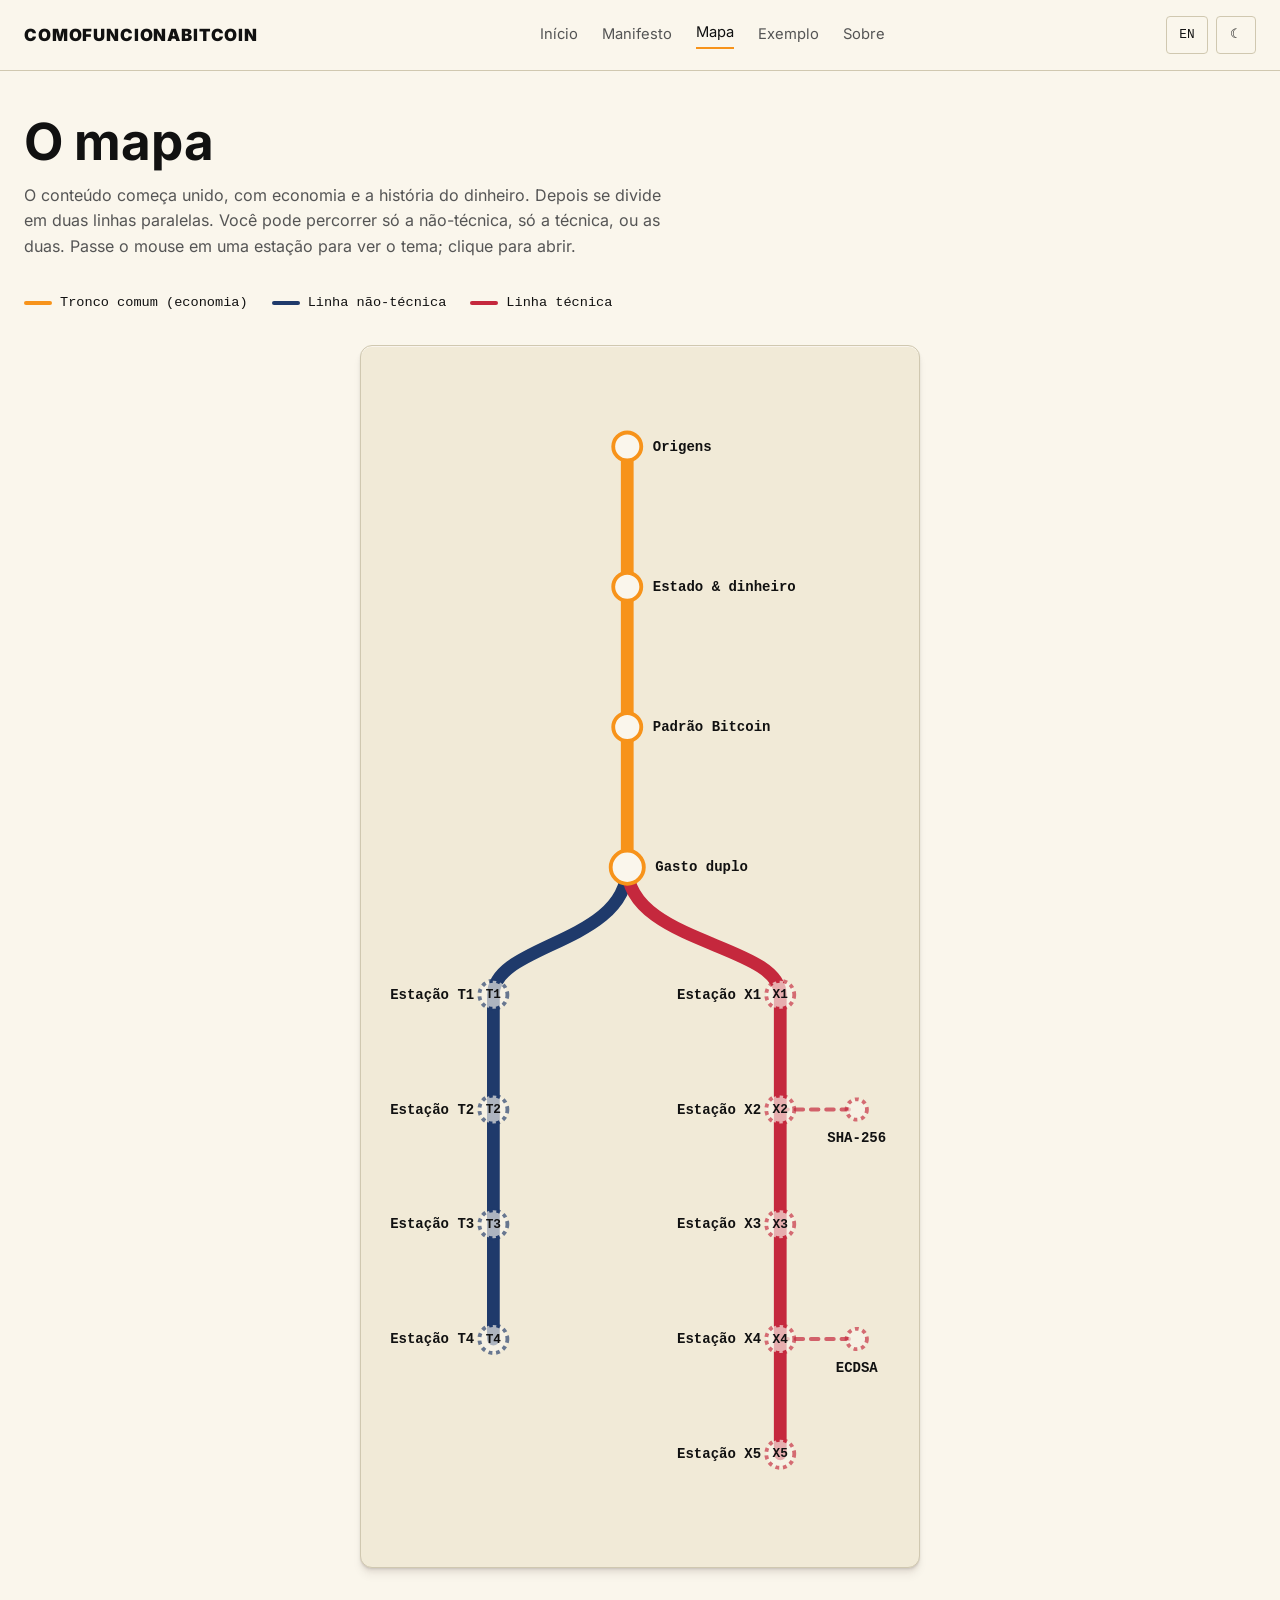
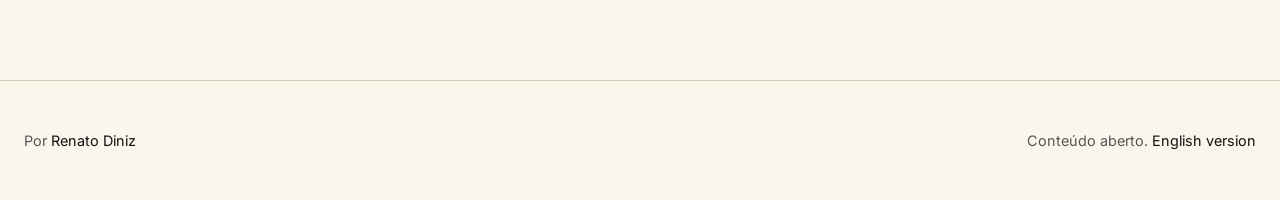
<file: mapa.html>
<!doctype html>
<html lang="pt">
<head>
  <meta charset="utf-8">
  <meta name="viewport" content="width=device-width, initial-scale=1">
  <title>Mapa · Como Funciona o Bitcoin</title>
  <meta name="description" content="O mapa do conteúdo: tronco comum em economia, depois duas linhas paralelas (não-técnica e técnica).">
  <meta name="author" content="Renato Diniz">
  <link rel="canonical" href="https://comofuncionabitcoin.com/mapa.html">
  <link rel="alternate" hreflang="pt" href="https://comofuncionabitcoin.com/mapa.html">
  <link rel="alternate" hreflang="en" href="https://comofuncionabitcoin.com/en/map.html">
  <meta property="og:type" content="website">
  <meta property="og:site_name" content="Como Funciona o Bitcoin">
  <meta property="og:title" content="Mapa · Como Funciona o Bitcoin">
  <meta property="og:description" content="Mapa do conteúdo em formato de metrô: tronco comum em economia, depois duas linhas paralelas.">
  <meta property="og:url" content="https://comofuncionabitcoin.com/mapa.html">
  <meta property="og:locale" content="pt_BR">
  <meta property="og:locale:alternate" content="en_US">
  <meta property="og:image" content="https://comofuncionabitcoin.com/assets/images/og-image.png">
  <meta property="og:image:width" content="1200">
  <meta property="og:image:height" content="630">
  <meta property="og:image:type" content="image/png">
  <meta property="og:image:alt" content="Como Funciona o Bitcoin · Bitcoin do zero, sem hype">
  <meta name="twitter:image" content="https://comofuncionabitcoin.com/assets/images/og-image.png">
  <meta name="twitter:card" content="summary_large_image">
  <meta name="twitter:title" content="Mapa · Como Funciona o Bitcoin">
  <meta name="twitter:description" content="Mapa do conteúdo em formato de metrô.">
  <script type="application/ld+json">
  {
    "@context": "https://schema.org",
    "@type": "WebPage",
    "name": "Mapa de conteúdo",
    "description": "Mapa do conteúdo: tronco comum em economia, depois duas linhas paralelas (não-técnica e técnica).",
    "url": "https://comofuncionabitcoin.com/mapa.html",
    "inLanguage": "pt-BR",
    "isPartOf": {
      "@type": "WebSite",
      "name": "Como Funciona o Bitcoin",
      "url": "https://comofuncionabitcoin.com/"
    }
  }
  </script>
  <link rel="alternate" type="application/atom+xml" title="Como Funciona o Bitcoin · Atom feed" href="/feed.xml">
  <link rel="icon" type="image/svg+xml" href="/favicon.svg">
  <link rel="icon" type="image/x-icon" href="/favicon.ico" sizes="any">
  <link rel="apple-touch-icon" sizes="180x180" href="/apple-touch-icon.png">
  <link rel="preload" href="assets/fonts/inter-variable.woff2" as="font" type="font/woff2" crossorigin>
  <link rel="stylesheet" href="assets/css/reset.css">
  <link rel="stylesheet" href="assets/css/base.css">
  <link rel="stylesheet" href="assets/css/theme.css">
  <script src="assets/js/theme.js"></script>
</head>
<body>
  <a class="skip-link" href="#main-content">Pular para o conteúdo</a>
  <header class="site-header">
    <div class="container">
      <a href="index.html" class="site-logo">comofuncionabitcoin</a>
      <nav class="site-nav">
        <a href="index.html">Início</a>
        <a href="manifesto.html">Manifesto</a>
        <a href="mapa.html" class="active">Mapa</a>
        <a href="artigo.html">Exemplo</a>
        <a href="sobre.html">Sobre</a>
      </nav>
      <div class="controls">
        <button class="control-btn lang-toggle" data-mirror="en/map.html" data-lang="en" aria-label="Switch to English">EN</button>
        <button class="control-btn mode-toggle" aria-label="Alternar modo claro/escuro">☾</button>
      </div>
    </div>
  </header>

  <main id="main-content">
    <section class="map-page">
      <div class="container">
        <h1>O mapa</h1>
        <p class="lead">
          O conteúdo começa unido, com economia e a história do dinheiro. Depois se divide em duas linhas paralelas. Você pode percorrer só a não-técnica, só a técnica, ou as duas. Passe o mouse em uma estação para ver o tema; clique para abrir.
        </p>

        <div class="map-legend">
          <div class="legend-item"><span class="line-marker" style="background:var(--color-line-trunk)"></span> Tronco comum (economia)</div>
          <div class="legend-item"><span class="line-marker" style="background:var(--color-line-nontechnical)"></span> Linha não-técnica</div>
          <div class="legend-item"><span class="line-marker" style="background:var(--color-line-technical)"></span> Linha técnica</div>
        </div>

        <div class="subway-map-wrap">
          <svg class="subway-map" viewBox="0 0 400 920" xmlns="http://www.w3.org/2000/svg" role="img" aria-label="Mapa de estações em formato de metrô">

            <path class="line line-trunk" d="M 190 60 L 190 390" />
            <path class="line line-nontechnical" d="M 190 390 C 190 450, 85 450, 85 490 L 85 760" />
            <path class="line line-technical" d="M 190 390 C 190 450, 310 450, 310 490 L 310 850" />
            <path class="line line-branch" d="M 310 580 L 370 580" />
            <path class="line line-branch" d="M 310 760 L 370 760" />

            <g class="station station-trunk" data-track="trunk" data-title="Origens do dinheiro" data-desc="Por que dinheiro existe. Escambo, dificuldade de coincidência, dinheiro como meio indireto de troca. Menger, escola austríaca.">
              <circle class="station-dot" cx="190" cy="60" r="11"/>
              <text class="station-label" x="210" y="60" text-anchor="start" dominant-baseline="central">Origens</text>
            </g>
            <g class="station station-trunk" data-track="trunk" data-title="O que o governo fez com o dinheiro" data-desc="Fiat, inflação, Rothbard. Como Estados degradam moedas. O caso do padrão-ouro e seu fim.">
              <circle class="station-dot" cx="190" cy="170" r="11"/>
              <text class="station-label" x="210" y="170" text-anchor="start" dominant-baseline="central">Estado &amp; dinheiro</text>
            </g>
            <g class="station station-trunk" data-track="trunk" data-title="O padrão Bitcoin" data-desc="Saifedean Ammous. Escassez digital, hard money, tempo como propriedade econômica.">
              <circle class="station-dot" cx="190" cy="280" r="11"/>
              <text class="station-label" x="210" y="280" text-anchor="start" dominant-baseline="central">Padrão Bitcoin</text>
            </g>
            <g class="station station-trunk" data-track="trunk" data-title="O problema do gasto duplo" data-desc="A pergunta-chave que Bitcoin resolve. Por que dinheiro digital era impossível antes. Aqui as linhas se dividem.">
              <circle class="station-dot" cx="190" cy="390" r="13"/>
              <text class="station-label" x="212" y="390" text-anchor="start" dominant-baseline="central">Gasto duplo</text>
            </g>

            <g class="station station-nontechnical station-placeholder" data-track="nontechnical" data-title="Estação não-técnica 1" data-desc="Em planejamento. Conteúdo a definir.">
              <circle class="station-dot" cx="85" cy="490" r="11"/>
              <text class="station-number" x="85" y="490">T1</text>
              <text class="station-label" x="70" y="490" text-anchor="end" dominant-baseline="central">Estação T1</text>
            </g>
            <g class="station station-nontechnical station-placeholder" data-track="nontechnical" data-title="Estação não-técnica 2" data-desc="Em planejamento. Conteúdo a definir.">
              <circle class="station-dot" cx="85" cy="580" r="11"/>
              <text class="station-number" x="85" y="580">T2</text>
              <text class="station-label" x="70" y="580" text-anchor="end" dominant-baseline="central">Estação T2</text>
            </g>
            <g class="station station-nontechnical station-placeholder" data-track="nontechnical" data-title="Estação não-técnica 3" data-desc="Em planejamento. Conteúdo a definir.">
              <circle class="station-dot" cx="85" cy="670" r="11"/>
              <text class="station-number" x="85" y="670">T3</text>
              <text class="station-label" x="70" y="670" text-anchor="end" dominant-baseline="central">Estação T3</text>
            </g>
            <g class="station station-nontechnical station-placeholder" data-track="nontechnical" data-title="Estação não-técnica 4" data-desc="Em planejamento. Conteúdo a definir.">
              <circle class="station-dot" cx="85" cy="760" r="11"/>
              <text class="station-number" x="85" y="760">T4</text>
              <text class="station-label" x="70" y="760" text-anchor="end" dominant-baseline="central">Estação T4</text>
            </g>

            <g class="station station-technical station-placeholder" data-track="technical" data-title="Estação técnica 1" data-desc="Em planejamento. Provável: funções hash.">
              <circle class="station-dot" cx="310" cy="490" r="11"/>
              <text class="station-number" x="310" y="490">X1</text>
              <text class="station-label" x="295" y="490" text-anchor="end" dominant-baseline="central">Estação X1</text>
            </g>
            <g class="station station-technical station-placeholder" data-track="technical" data-title="Estação técnica 2" data-desc="Em planejamento. Provável: assinaturas digitais.">
              <circle class="station-dot" cx="310" cy="580" r="11"/>
              <text class="station-number" x="310" y="580">X2</text>
              <text class="station-label" x="295" y="580" text-anchor="end" dominant-baseline="central">Estação X2</text>
            </g>
            <g class="station station-technical station-placeholder" data-track="technical" data-title="Estação técnica 3" data-desc="Em planejamento. Provável: árvores de Merkle.">
              <circle class="station-dot" cx="310" cy="670" r="11"/>
              <text class="station-number" x="310" y="670">X3</text>
              <text class="station-label" x="295" y="670" text-anchor="end" dominant-baseline="central">Estação X3</text>
            </g>
            <g class="station station-technical station-placeholder" data-track="technical" data-title="Estação técnica 4" data-desc="Em planejamento. Provável: Proof of Work.">
              <circle class="station-dot" cx="310" cy="760" r="11"/>
              <text class="station-number" x="310" y="760">X4</text>
              <text class="station-label" x="295" y="760" text-anchor="end" dominant-baseline="central">Estação X4</text>
            </g>
            <g class="station station-technical station-placeholder" data-track="technical" data-title="Estação técnica 5" data-desc="Em planejamento. Provável: mempool e UTXO.">
              <circle class="station-dot" cx="310" cy="850" r="11"/>
              <text class="station-number" x="310" y="850">X5</text>
              <text class="station-label" x="295" y="850" text-anchor="end" dominant-baseline="central">Estação X5</text>
            </g>

            <g class="station station-technical station-placeholder" data-track="branch" data-title="Aprofundamento: SHA-256" data-desc="Como funciona SHA-256 por dentro. Opcional para a trilha técnica.">
              <circle class="station-dot" cx="370" cy="580" r="8"/>
              <text class="station-label" x="370" y="598" text-anchor="middle" dominant-baseline="hanging">SHA-256</text>
            </g>
            <g class="station station-technical station-placeholder" data-track="branch" data-title="Aprofundamento: ECDSA" data-desc="Curvas elípticas, secp256k1, geração de chaves. Opcional para a trilha técnica.">
              <circle class="station-dot" cx="370" cy="760" r="8"/>
              <text class="station-label" x="370" y="778" text-anchor="middle" dominant-baseline="hanging">ECDSA</text>
            </g>

          </svg>
        </div>
      </div>
    </section>
  </main>

  <footer class="site-footer">
    <div class="container">
      <div>Por <a href="https://github.com/renatodinizc" target="_blank" rel="noopener">Renato Diniz</a></div>
      <div>Conteúdo aberto. <a href="en/map.html">English version</a></div>
    </div>
  </footer>

  <div class="modal-backdrop" role="dialog" aria-modal="true" aria-labelledby="modal-title">
    <div class="modal">
      <button class="modal-close" aria-label="Fechar">×</button>
      <div class="modal-track"></div>
      <h2 id="modal-title"></h2>
      <p class="modal-desc"></p>
      <span class="modal-status"></span>
    </div>
  </div>

  <script src="assets/js/lang.js"></script>
  <script src="assets/js/subway-map.js"></script>
</body>
</html>
</file>
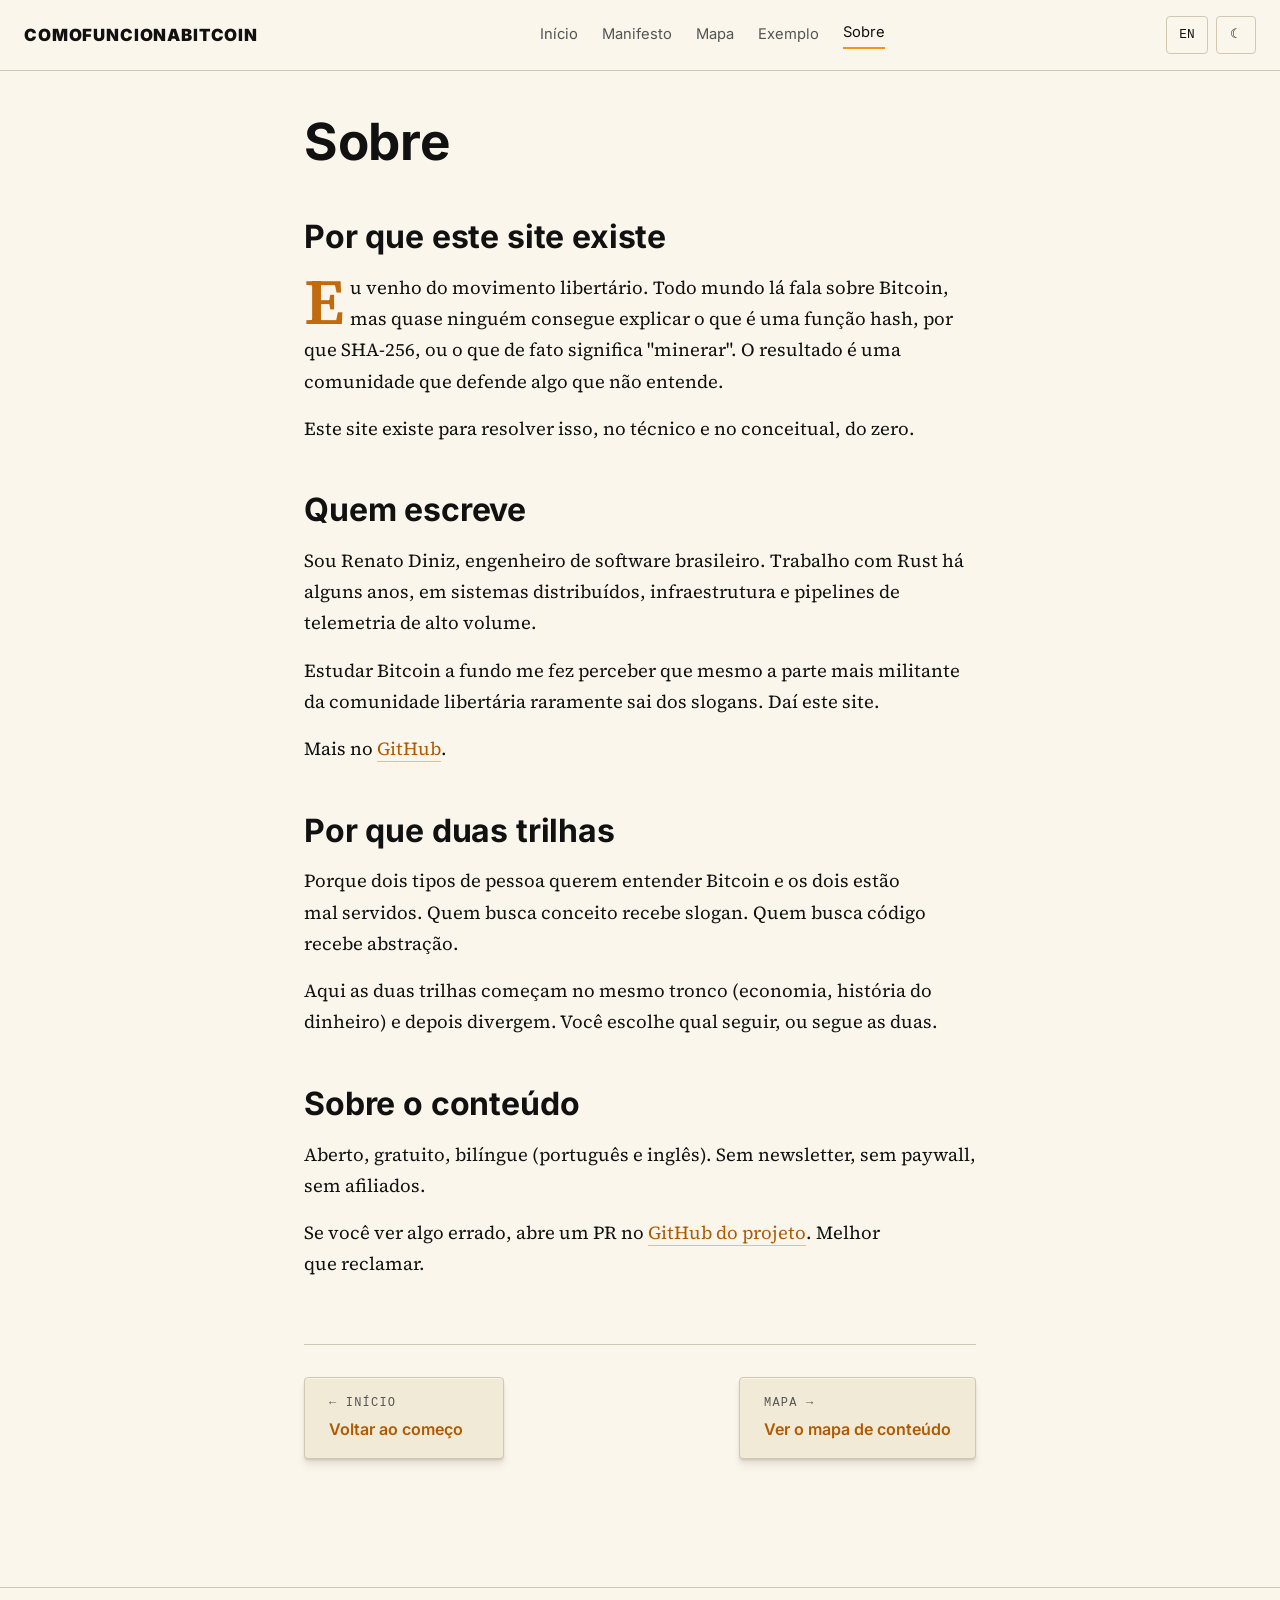
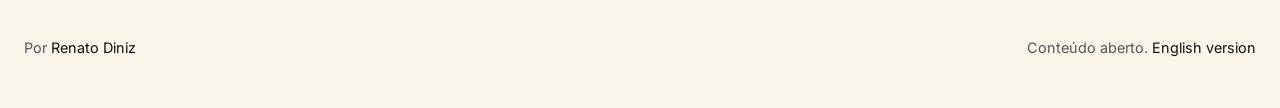
<file: sobre.html>
<!doctype html>
<html lang="pt">
<head>
  <meta charset="utf-8">
  <meta name="viewport" content="width=device-width, initial-scale=1">
  <title>Sobre · Como Funciona o Bitcoin</title>
  <meta name="description" content="Por que este site existe e quem está escrevendo.">
  <meta name="author" content="Renato Diniz">
  <link rel="canonical" href="https://comofuncionabitcoin.com/sobre.html">
  <link rel="alternate" hreflang="pt" href="https://comofuncionabitcoin.com/sobre.html">
  <link rel="alternate" hreflang="en" href="https://comofuncionabitcoin.com/en/about.html">
  <meta property="og:type" content="profile">
  <meta property="og:site_name" content="Como Funciona o Bitcoin">
  <meta property="og:title" content="Sobre · Como Funciona o Bitcoin">
  <meta property="og:description" content="Por que este site existe e quem está escrevendo.">
  <meta property="og:url" content="https://comofuncionabitcoin.com/sobre.html">
  <meta property="og:locale" content="pt_BR">
  <meta property="og:locale:alternate" content="en_US">
  <meta property="og:image" content="https://comofuncionabitcoin.com/assets/images/og-image.png">
  <meta property="og:image:width" content="1200">
  <meta property="og:image:height" content="630">
  <meta property="og:image:type" content="image/png">
  <meta property="og:image:alt" content="Como Funciona o Bitcoin · Bitcoin do zero, sem hype">
  <meta name="twitter:image" content="https://comofuncionabitcoin.com/assets/images/og-image.png">
  <meta name="twitter:card" content="summary">
  <meta name="twitter:title" content="Sobre · Como Funciona o Bitcoin">
  <meta name="twitter:description" content="Por que este site existe e quem está escrevendo.">
  <script type="application/ld+json">
  {
    "@context": "https://schema.org",
    "@type": "AboutPage",
    "name": "Sobre",
    "description": "Por que este site existe e quem está escrevendo.",
    "url": "https://comofuncionabitcoin.com/sobre.html",
    "inLanguage": "pt-BR",
    "isPartOf": {
      "@type": "WebSite",
      "name": "Como Funciona o Bitcoin",
      "url": "https://comofuncionabitcoin.com/"
    },
    "mainEntity": {
      "@type": "Person",
      "name": "Renato Diniz",
      "url": "https://github.com/renatodinizc",
      "jobTitle": "Software Engineer",
      "knowsAbout": ["Bitcoin", "Rust", "distributed systems", "infrastructure"]
    }
  }
  </script>
  <link rel="alternate" type="application/atom+xml" title="Como Funciona o Bitcoin · Atom feed" href="/feed.xml">
  <link rel="icon" type="image/svg+xml" href="/favicon.svg">
  <link rel="icon" type="image/x-icon" href="/favicon.ico" sizes="any">
  <link rel="apple-touch-icon" sizes="180x180" href="/apple-touch-icon.png">
  <link rel="preload" href="assets/fonts/inter-variable.woff2" as="font" type="font/woff2" crossorigin>
  <link rel="preload" href="assets/fonts/source-serif-4-variable.woff2" as="font" type="font/woff2" crossorigin>
  <link rel="preload" href="assets/fonts/source-serif-4-italic-variable.woff2" as="font" type="font/woff2" crossorigin>
  <link rel="stylesheet" href="assets/css/reset.css">
  <link rel="stylesheet" href="assets/css/base.css">
  <link rel="stylesheet" href="assets/css/theme.css">
  <script src="assets/js/theme.js"></script>
</head>
<body>
  <a class="skip-link" href="#main-content">Pular para o conteúdo</a>
  <header class="site-header">
    <div class="container">
      <a href="index.html" class="site-logo">comofuncionabitcoin</a>
      <nav class="site-nav">
        <a href="index.html">Início</a>
        <a href="manifesto.html">Manifesto</a>
        <a href="mapa.html">Mapa</a>
        <a href="artigo.html">Exemplo</a>
        <a href="sobre.html" class="active">Sobre</a>
      </nav>
      <div class="controls">
        <button class="control-btn lang-toggle" data-mirror="en/about.html" data-lang="en" aria-label="Switch to English">EN</button>
        <button class="control-btn mode-toggle" aria-label="Alternar modo claro/escuro">☾</button>
      </div>
    </div>
  </header>

  <main id="main-content">
    <article class="article-page">
      <div class="prose">
        <h1 class="article-title">Sobre</h1>

        <div class="article-body">
          <h2>Por que este site existe</h2>

          <p>Eu venho do movimento libertário. Todo mundo lá fala sobre Bitcoin, mas quase ninguém consegue explicar o que é uma função hash, por que SHA-256, ou o que de fato significa "minerar". O resultado é uma comunidade que defende algo que não entende.</p>

          <p>Este site existe para resolver isso, no técnico e no conceitual, do zero.</p>

          <h2>Quem escreve</h2>

          <p>Sou Renato Diniz, engenheiro de software brasileiro. Trabalho com Rust há alguns anos, em sistemas distribuídos, infraestrutura e pipelines de telemetria de alto volume.</p>

          <p>Estudar Bitcoin a fundo me fez perceber que mesmo a parte mais militante da comunidade libertária raramente sai dos slogans. Daí este site.</p>

          <p>Mais no <a href="https://github.com/renatodinizc" target="_blank" rel="noopener">GitHub</a>.</p>

          <h2>Por que duas trilhas</h2>

          <p>Porque dois tipos de pessoa querem entender Bitcoin e os dois estão mal servidos. Quem busca conceito recebe slogan. Quem busca código recebe abstração.</p>

          <p>Aqui as duas trilhas começam no mesmo tronco (economia, história do dinheiro) e depois divergem. Você escolhe qual seguir, ou segue as duas.</p>

          <h2>Sobre o conteúdo</h2>

          <p>Aberto, gratuito, bilíngue (português e inglês). Sem newsletter, sem paywall, sem afiliados.</p>

          <p>Se você ver algo errado, abre um PR no <a href="https://github.com/renatodinizc/comofuncionabitcoin" target="_blank" rel="noopener">GitHub do projeto</a>. Melhor que reclamar.</p>
        </div>

        <nav class="article-nav" aria-label="Navegação">
          <a href="index.html">
            <span class="nav-label">← Início</span>
            <span class="nav-title">Voltar ao começo</span>
          </a>
          <a href="mapa.html">
            <span class="nav-label">Mapa →</span>
            <span class="nav-title">Ver o mapa de conteúdo</span>
          </a>
        </nav>
      </div>
    </article>
  </main>

  <footer class="site-footer">
    <div class="container">
      <div>Por <a href="https://github.com/renatodinizc" target="_blank" rel="noopener">Renato Diniz</a></div>
      <div>Conteúdo aberto. <a href="en/about.html">English version</a></div>
    </div>
  </footer>

  <script src="assets/js/anchor-headings.js"></script>
  <script src="assets/js/lang.js"></script>
</body>
</html>
</file>
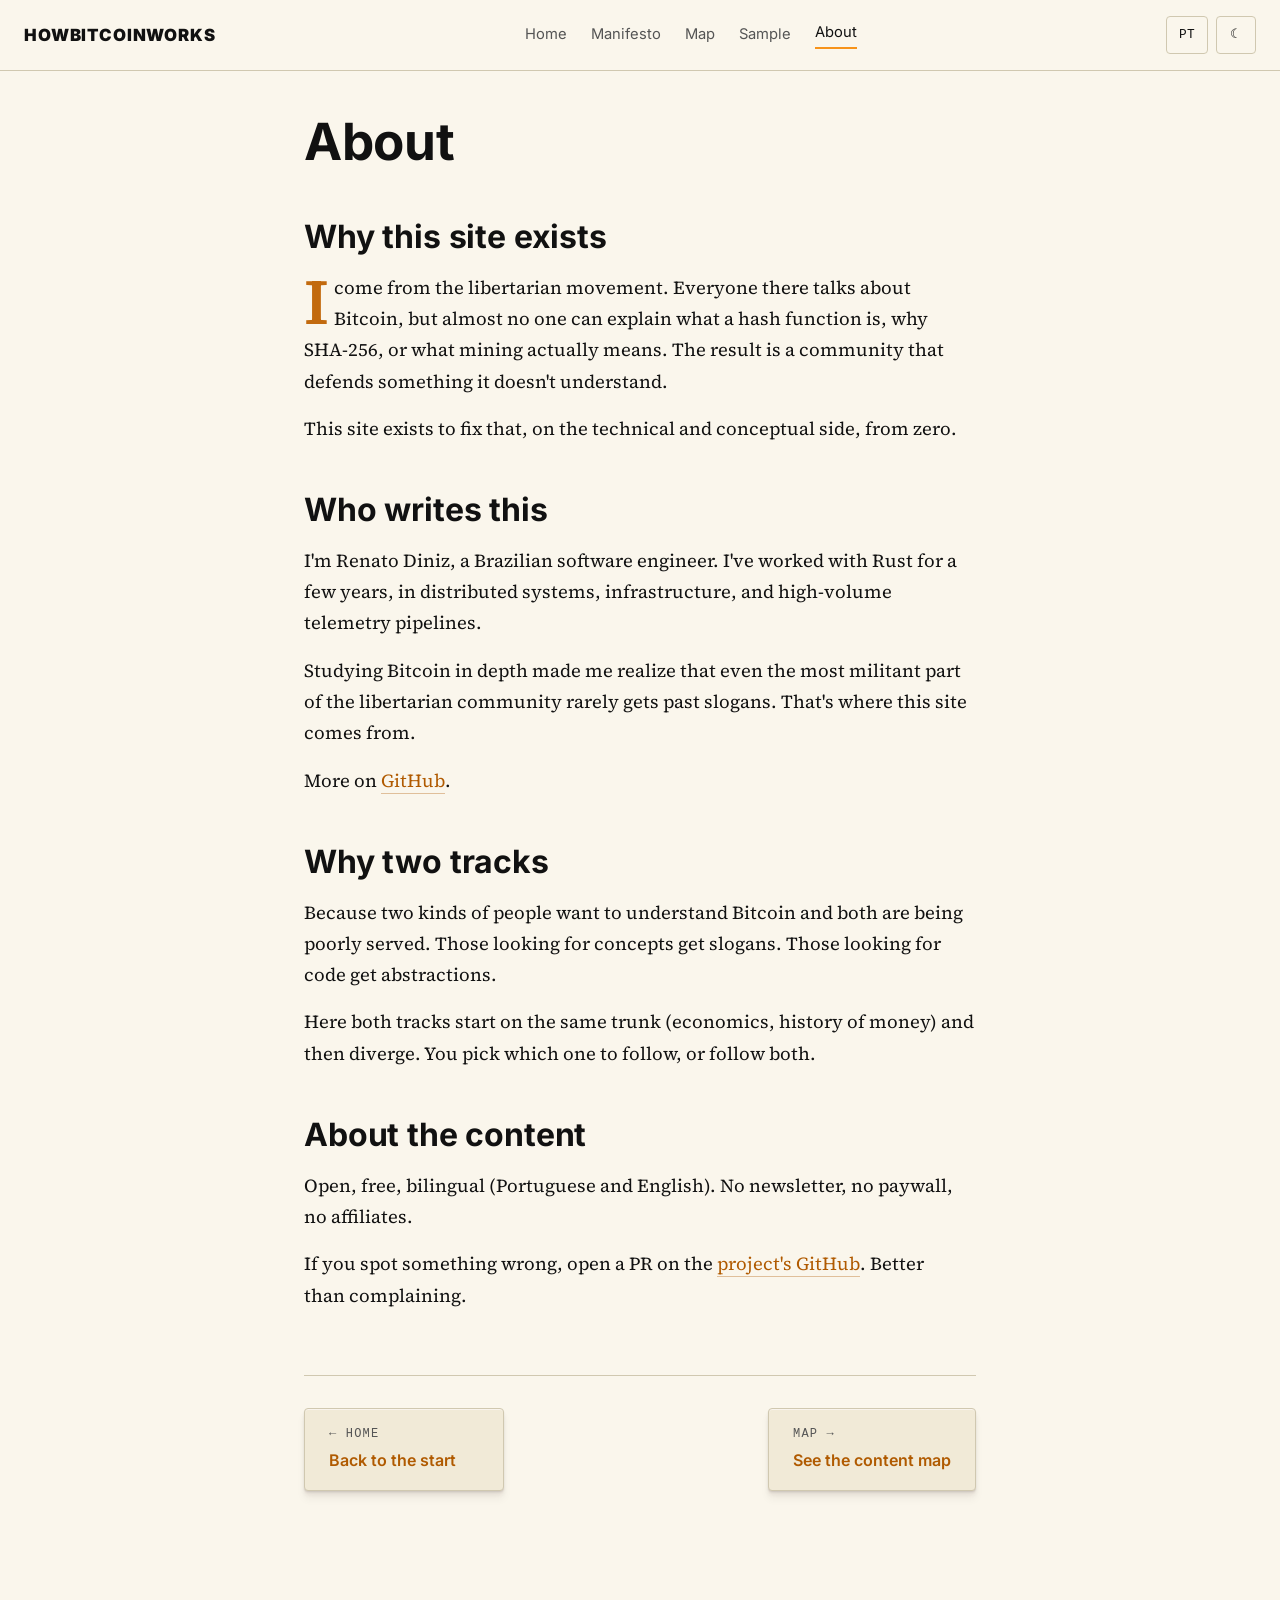
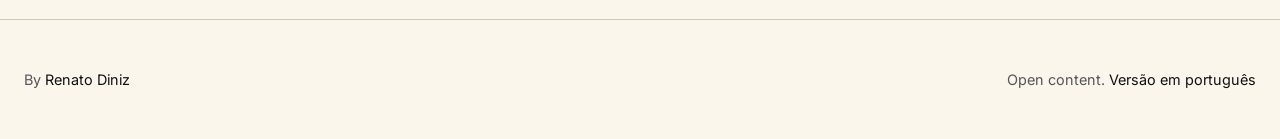
<file: en/about.html>
<!doctype html>
<html lang="en">
<head>
  <meta charset="utf-8">
  <meta name="viewport" content="width=device-width, initial-scale=1">
  <title>About · How Bitcoin Works</title>
  <meta name="description" content="Why this site exists and who's writing it.">
  <meta name="author" content="Renato Diniz">
  <link rel="canonical" href="https://comofuncionabitcoin.com/en/about.html">
  <link rel="alternate" hreflang="pt" href="https://comofuncionabitcoin.com/sobre.html">
  <link rel="alternate" hreflang="en" href="https://comofuncionabitcoin.com/en/about.html">
  <meta property="og:type" content="profile">
  <meta property="og:site_name" content="How Bitcoin Works">
  <meta property="og:title" content="About · How Bitcoin Works">
  <meta property="og:description" content="Why this site exists and who's writing it.">
  <meta property="og:url" content="https://comofuncionabitcoin.com/en/about.html">
  <meta property="og:locale" content="en_US">
  <meta property="og:locale:alternate" content="pt_BR">
  <meta property="og:image" content="https://comofuncionabitcoin.com/assets/images/og-image-en.png">
  <meta property="og:image:width" content="1200">
  <meta property="og:image:height" content="630">
  <meta property="og:image:type" content="image/png">
  <meta property="og:image:alt" content="How Bitcoin Works · Bitcoin from the ground up, no hype">
  <meta name="twitter:image" content="https://comofuncionabitcoin.com/assets/images/og-image-en.png">
  <meta name="twitter:card" content="summary">
  <meta name="twitter:title" content="About · How Bitcoin Works">
  <meta name="twitter:description" content="Why this site exists and who's writing it.">
  <script type="application/ld+json">
  {
    "@context": "https://schema.org",
    "@type": "AboutPage",
    "name": "About",
    "description": "Why this site exists and who's writing it.",
    "url": "https://comofuncionabitcoin.com/en/about.html",
    "inLanguage": "en",
    "isPartOf": {
      "@type": "WebSite",
      "name": "How Bitcoin Works",
      "url": "https://comofuncionabitcoin.com/en/"
    },
    "mainEntity": {
      "@type": "Person",
      "name": "Renato Diniz",
      "url": "https://github.com/renatodinizc",
      "jobTitle": "Software Engineer",
      "knowsAbout": ["Bitcoin", "Rust", "distributed systems", "infrastructure"]
    }
  }
  </script>
  <link rel="alternate" type="application/atom+xml" title="How Bitcoin Works · Atom feed" href="/en/feed.xml">
  <link rel="icon" type="image/svg+xml" href="/favicon.svg">
  <link rel="icon" type="image/x-icon" href="/favicon.ico" sizes="any">
  <link rel="apple-touch-icon" sizes="180x180" href="/apple-touch-icon.png">
  <link rel="preload" href="../assets/fonts/inter-variable.woff2" as="font" type="font/woff2" crossorigin>
  <link rel="preload" href="../assets/fonts/source-serif-4-variable.woff2" as="font" type="font/woff2" crossorigin>
  <link rel="preload" href="../assets/fonts/source-serif-4-italic-variable.woff2" as="font" type="font/woff2" crossorigin>
  <link rel="stylesheet" href="../assets/css/reset.css">
  <link rel="stylesheet" href="../assets/css/base.css">
  <link rel="stylesheet" href="../assets/css/theme.css">
  <script src="../assets/js/theme.js"></script>
</head>
<body>
  <a class="skip-link" href="#main-content">Skip to content</a>
  <header class="site-header">
    <div class="container">
      <a href="index.html" class="site-logo">howbitcoinworks</a>
      <nav class="site-nav">
        <a href="index.html">Home</a>
        <a href="manifesto.html">Manifesto</a>
        <a href="map.html">Map</a>
        <a href="article.html">Sample</a>
        <a href="about.html" class="active">About</a>
      </nav>
      <div class="controls">
        <button class="control-btn lang-toggle" data-mirror="../sobre.html" data-lang="pt" aria-label="Mudar para português">PT</button>
        <button class="control-btn mode-toggle" aria-label="Toggle light/dark mode">☾</button>
      </div>
    </div>
  </header>

  <main id="main-content">
    <article class="article-page">
      <div class="prose">
        <h1 class="article-title">About</h1>

        <div class="article-body">
          <h2>Why this site exists</h2>

          <p>I come from the libertarian movement. Everyone there talks about Bitcoin, but almost no one can explain what a hash function is, why SHA-256, or what mining actually means. The result is a community that defends something it doesn't understand.</p>

          <p>This site exists to fix that, on the technical and conceptual side, from zero.</p>

          <h2>Who writes this</h2>

          <p>I'm Renato Diniz, a Brazilian software engineer. I've worked with Rust for a few years, in distributed systems, infrastructure, and high-volume telemetry pipelines.</p>

          <p>Studying Bitcoin in depth made me realize that even the most militant part of the libertarian community rarely gets past slogans. That's where this site comes from.</p>

          <p>More on <a href="https://github.com/renatodinizc" target="_blank" rel="noopener">GitHub</a>.</p>

          <h2>Why two tracks</h2>

          <p>Because two kinds of people want to understand Bitcoin and both are being poorly served. Those looking for concepts get slogans. Those looking for code get abstractions.</p>

          <p>Here both tracks start on the same trunk (economics, history of money) and then diverge. You pick which one to follow, or follow both.</p>

          <h2>About the content</h2>

          <p>Open, free, bilingual (Portuguese and English). No newsletter, no paywall, no affiliates.</p>

          <p>If you spot something wrong, open a PR on the <a href="https://github.com/renatodinizc/comofuncionabitcoin" target="_blank" rel="noopener">project's GitHub</a>. Better than complaining.</p>
        </div>

        <nav class="article-nav" aria-label="Navigation">
          <a href="index.html">
            <span class="nav-label">← Home</span>
            <span class="nav-title">Back to the start</span>
          </a>
          <a href="map.html">
            <span class="nav-label">Map →</span>
            <span class="nav-title">See the content map</span>
          </a>
        </nav>
      </div>
    </article>
  </main>

  <footer class="site-footer">
    <div class="container">
      <div>By <a href="https://github.com/renatodinizc" target="_blank" rel="noopener">Renato Diniz</a></div>
      <div>Open content. <a href="../sobre.html">Versão em português</a></div>
    </div>
  </footer>

  <script src="../assets/js/anchor-headings.js"></script>
  <script src="../assets/js/lang.js"></script>
</body>
</html>
</file>
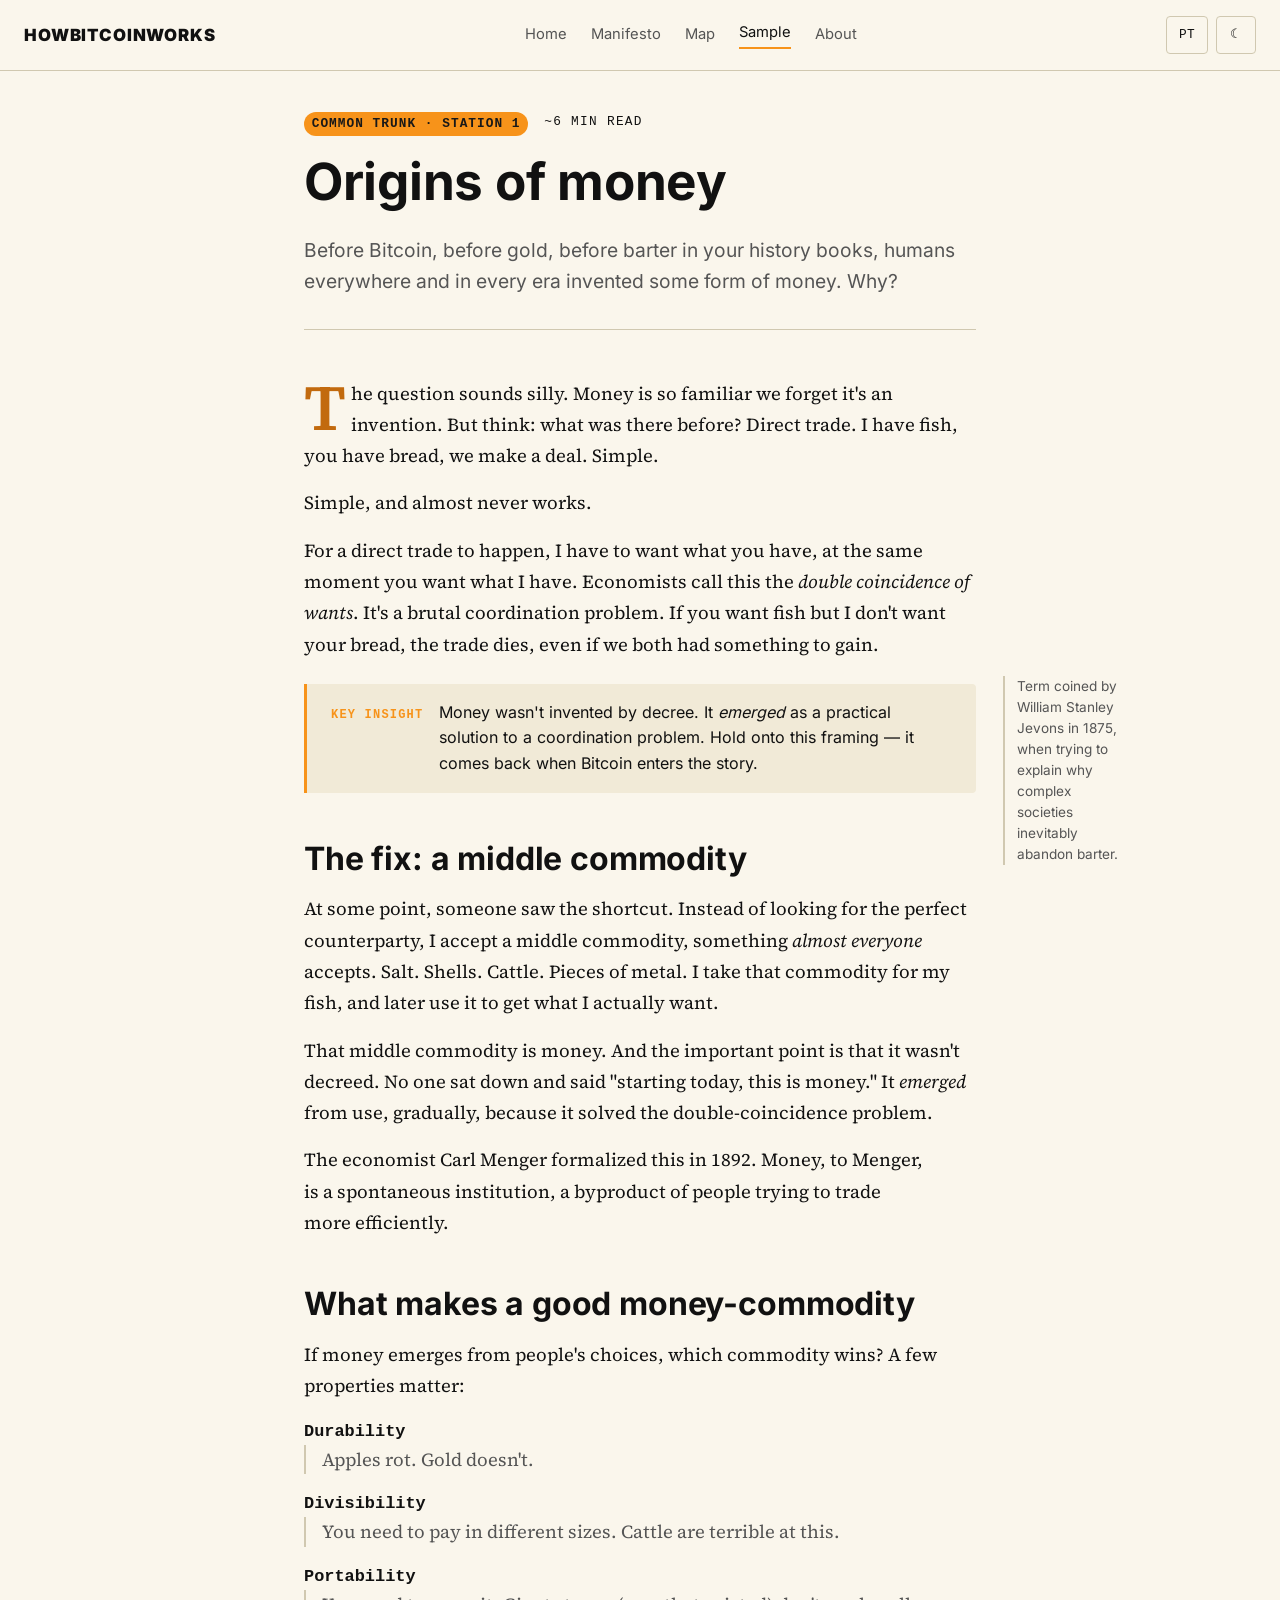
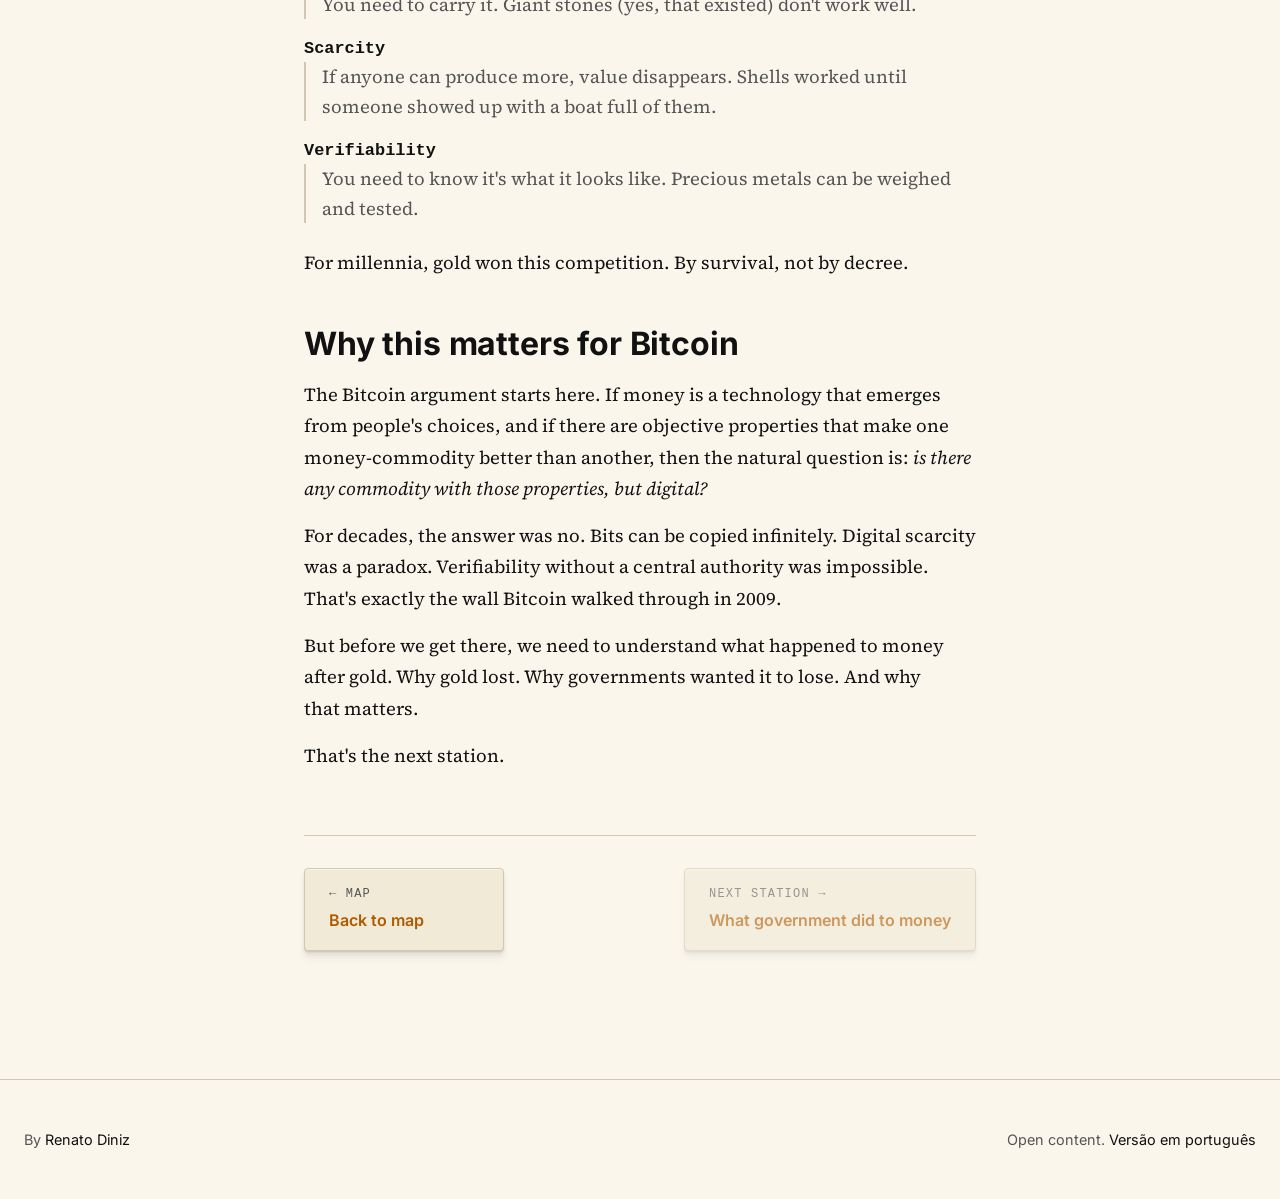
<file: en/article.html>
<!doctype html>
<html lang="en">
<head>
  <meta charset="utf-8">
  <meta name="viewport" content="width=device-width, initial-scale=1">
  <title>Origins of money · How Bitcoin Works</title>
  <meta name="description" content="Before Bitcoin, before gold, before barter. Why did humans invent money?">
  <meta name="author" content="Renato Diniz">
  <link rel="canonical" href="https://comofuncionabitcoin.com/en/article.html">
  <link rel="alternate" hreflang="pt" href="https://comofuncionabitcoin.com/artigo.html">
  <link rel="alternate" hreflang="en" href="https://comofuncionabitcoin.com/en/article.html">
  <meta property="og:type" content="article">
  <meta property="og:site_name" content="How Bitcoin Works">
  <meta property="og:title" content="Origins of money">
  <meta property="og:description" content="Before Bitcoin, before gold, before barter. Why did humans invent money?">
  <meta property="og:url" content="https://comofuncionabitcoin.com/en/article.html">
  <meta property="og:locale" content="en_US">
  <meta property="og:locale:alternate" content="pt_BR">
  <meta property="article:author" content="Renato Diniz">
  <meta property="article:published_time" content="2026-05-18">
  <meta property="og:image" content="https://comofuncionabitcoin.com/assets/images/og-image-en.png">
  <meta property="og:image:width" content="1200">
  <meta property="og:image:height" content="630">
  <meta property="og:image:type" content="image/png">
  <meta property="og:image:alt" content="How Bitcoin Works · Bitcoin from the ground up, no hype">
  <meta name="twitter:image" content="https://comofuncionabitcoin.com/assets/images/og-image-en.png">
  <meta name="twitter:card" content="summary_large_image">
  <meta name="twitter:title" content="Origins of money">
  <meta name="twitter:description" content="Why did humans invent money? Menger, barter, double coincidence of wants.">
  <script type="application/ld+json">
  {
    "@context": "https://schema.org",
    "@type": "Article",
    "headline": "Origins of money",
    "description": "Before Bitcoin, before gold, before barter. Why did humans invent money?",
    "inLanguage": "en",
    "url": "https://comofuncionabitcoin.com/en/article.html",
    "datePublished": "2026-05-18",
    "dateModified": "2026-05-18",
    "author": {
      "@type": "Person",
      "name": "Renato Diniz",
      "url": "https://github.com/renatodinizc"
    },
    "publisher": {
      "@type": "Organization",
      "name": "How Bitcoin Works",
      "url": "https://comofuncionabitcoin.com/en/"
    },
    "license": "https://creativecommons.org/licenses/by/4.0/",
    "isPartOf": {
      "@type": "WebSite",
      "name": "How Bitcoin Works",
      "url": "https://comofuncionabitcoin.com/en/"
    }
  }
  </script>
  <link rel="alternate" type="application/atom+xml" title="How Bitcoin Works · Atom feed" href="/en/feed.xml">
  <link rel="icon" type="image/svg+xml" href="/favicon.svg">
  <link rel="icon" type="image/x-icon" href="/favicon.ico" sizes="any">
  <link rel="apple-touch-icon" sizes="180x180" href="/apple-touch-icon.png">
  <link rel="preload" href="../assets/fonts/inter-variable.woff2" as="font" type="font/woff2" crossorigin>
  <link rel="preload" href="../assets/fonts/source-serif-4-variable.woff2" as="font" type="font/woff2" crossorigin>
  <link rel="preload" href="../assets/fonts/source-serif-4-italic-variable.woff2" as="font" type="font/woff2" crossorigin>
  <link rel="stylesheet" href="../assets/css/reset.css">
  <link rel="stylesheet" href="../assets/css/base.css">
  <link rel="stylesheet" href="../assets/css/theme.css">
  <script src="../assets/js/theme.js"></script>
</head>
<body>
  <a class="skip-link" href="#main-content">Skip to content</a>
  <header class="site-header">
    <div class="container">
      <a href="index.html" class="site-logo">howbitcoinworks</a>
      <nav class="site-nav">
        <a href="index.html">Home</a>
        <a href="manifesto.html">Manifesto</a>
        <a href="map.html">Map</a>
        <a href="article.html" class="active">Sample</a>
        <a href="about.html">About</a>
      </nav>
      <div class="controls">
        <button class="control-btn lang-toggle" data-mirror="../artigo.html" data-lang="pt" aria-label="Mudar para português">PT</button>
        <button class="control-btn mode-toggle" aria-label="Toggle light/dark mode">☾</button>
      </div>
    </div>
  </header>

  <main id="main-content">
    <article class="article-page">
      <div class="prose">
        <div class="article-meta">
          <span class="track-badge">Common trunk · Station 1</span>
          <span>~6 min read</span>
        </div>

        <h1 class="article-title">Origins of money</h1>
        <p class="article-lead">
          Before Bitcoin, before gold, before barter in your history books, humans everywhere and in every era invented some form of money. Why?
        </p>

        <div class="article-body">
          <p>The question sounds silly. Money is so familiar we forget it's an invention. But think: what was there before? Direct trade. I have fish, you have bread, we make a deal. Simple.</p>

          <p>Simple, and almost never works.</p>

          <p>For a direct trade to happen, I have to want what you have, at the same moment you want what I have. Economists call this the <em>double coincidence of wants</em>. It's a brutal coordination problem. If you want fish but I don't want your bread, the trade dies, even if we both had something to gain.</p>
          <aside class="sidenote">Term coined by William Stanley Jevons in 1875, when trying to explain why complex societies inevitably abandon barter.</aside>

          <aside class="callout callout-key">
            <span class="callout-label">Key insight</span>
            <div class="callout-body">Money wasn't invented by decree. It <em>emerged</em> as a practical solution to a coordination problem. Hold onto this framing — it comes back when Bitcoin enters the story.</div>
          </aside>

          <h2>The fix: a middle commodity</h2>

          <p>At some point, someone saw the shortcut. Instead of looking for the perfect counterparty, I accept a middle commodity, something <em>almost everyone</em> accepts. Salt. Shells. Cattle. Pieces of metal. I take that commodity for my fish, and later use it to get what I actually want.</p>

          <p>That middle commodity is money. And the important point is that it wasn't decreed. No one sat down and said "starting today, this is money." It <em>emerged</em> from use, gradually, because it solved the double-coincidence problem.</p>

          <p>The economist Carl Menger formalized this in 1892. Money, to Menger, is a spontaneous institution, a byproduct of people trying to trade more efficiently.</p>

          <h2>What makes a good money-commodity</h2>

          <p>If money emerges from people's choices, which commodity wins? A few properties matter:</p>

          <dl>
            <dt>Durability</dt>
            <dd>Apples rot. Gold doesn't.</dd>
            <dt>Divisibility</dt>
            <dd>You need to pay in different sizes. Cattle are terrible at this.</dd>
            <dt>Portability</dt>
            <dd>You need to carry it. Giant stones (yes, that existed) don't work well.</dd>
            <dt>Scarcity</dt>
            <dd>If anyone can produce more, value disappears. Shells worked until someone showed up with a boat full of them.</dd>
            <dt>Verifiability</dt>
            <dd>You need to know it's what it looks like. Precious metals can be weighed and tested.</dd>
          </dl>

          <p>For millennia, gold won this competition. By survival, not by decree.</p>

          <h2>Why this matters for Bitcoin</h2>

          <p>The Bitcoin argument starts here. If money is a technology that emerges from people's choices, and if there are objective properties that make one money-commodity better than another, then the natural question is: <em>is there any commodity with those properties, but digital?</em></p>

          <p>For decades, the answer was no. Bits can be copied infinitely. Digital scarcity was a paradox. Verifiability without a central authority was impossible. That's exactly the wall Bitcoin walked through in 2009.</p>

          <p>But before we get there, we need to understand what happened to money after gold. Why gold lost. Why governments wanted it to lose. And why that matters.</p>

          <p>That's the next station.</p>
        </div>

        <nav class="article-nav" aria-label="Station navigation">
          <a href="map.html">
            <span class="nav-label">← Map</span>
            <span class="nav-title">Back to map</span>
          </a>
          <a href="#" style="opacity:0.6;pointer-events:none">
            <span class="nav-label">Next station →</span>
            <span class="nav-title">What government did to money</span>
          </a>
        </nav>
      </div>
    </article>
  </main>

  <footer class="site-footer">
    <div class="container">
      <div>By <a href="https://github.com/renatodinizc" target="_blank" rel="noopener">Renato Diniz</a></div>
      <div>Open content. <a href="../artigo.html">Versão em português</a></div>
    </div>
  </footer>

  <script src="../assets/js/anchor-headings.js"></script>
  <script src="../assets/js/lang.js"></script>
</body>
</html>
</file>
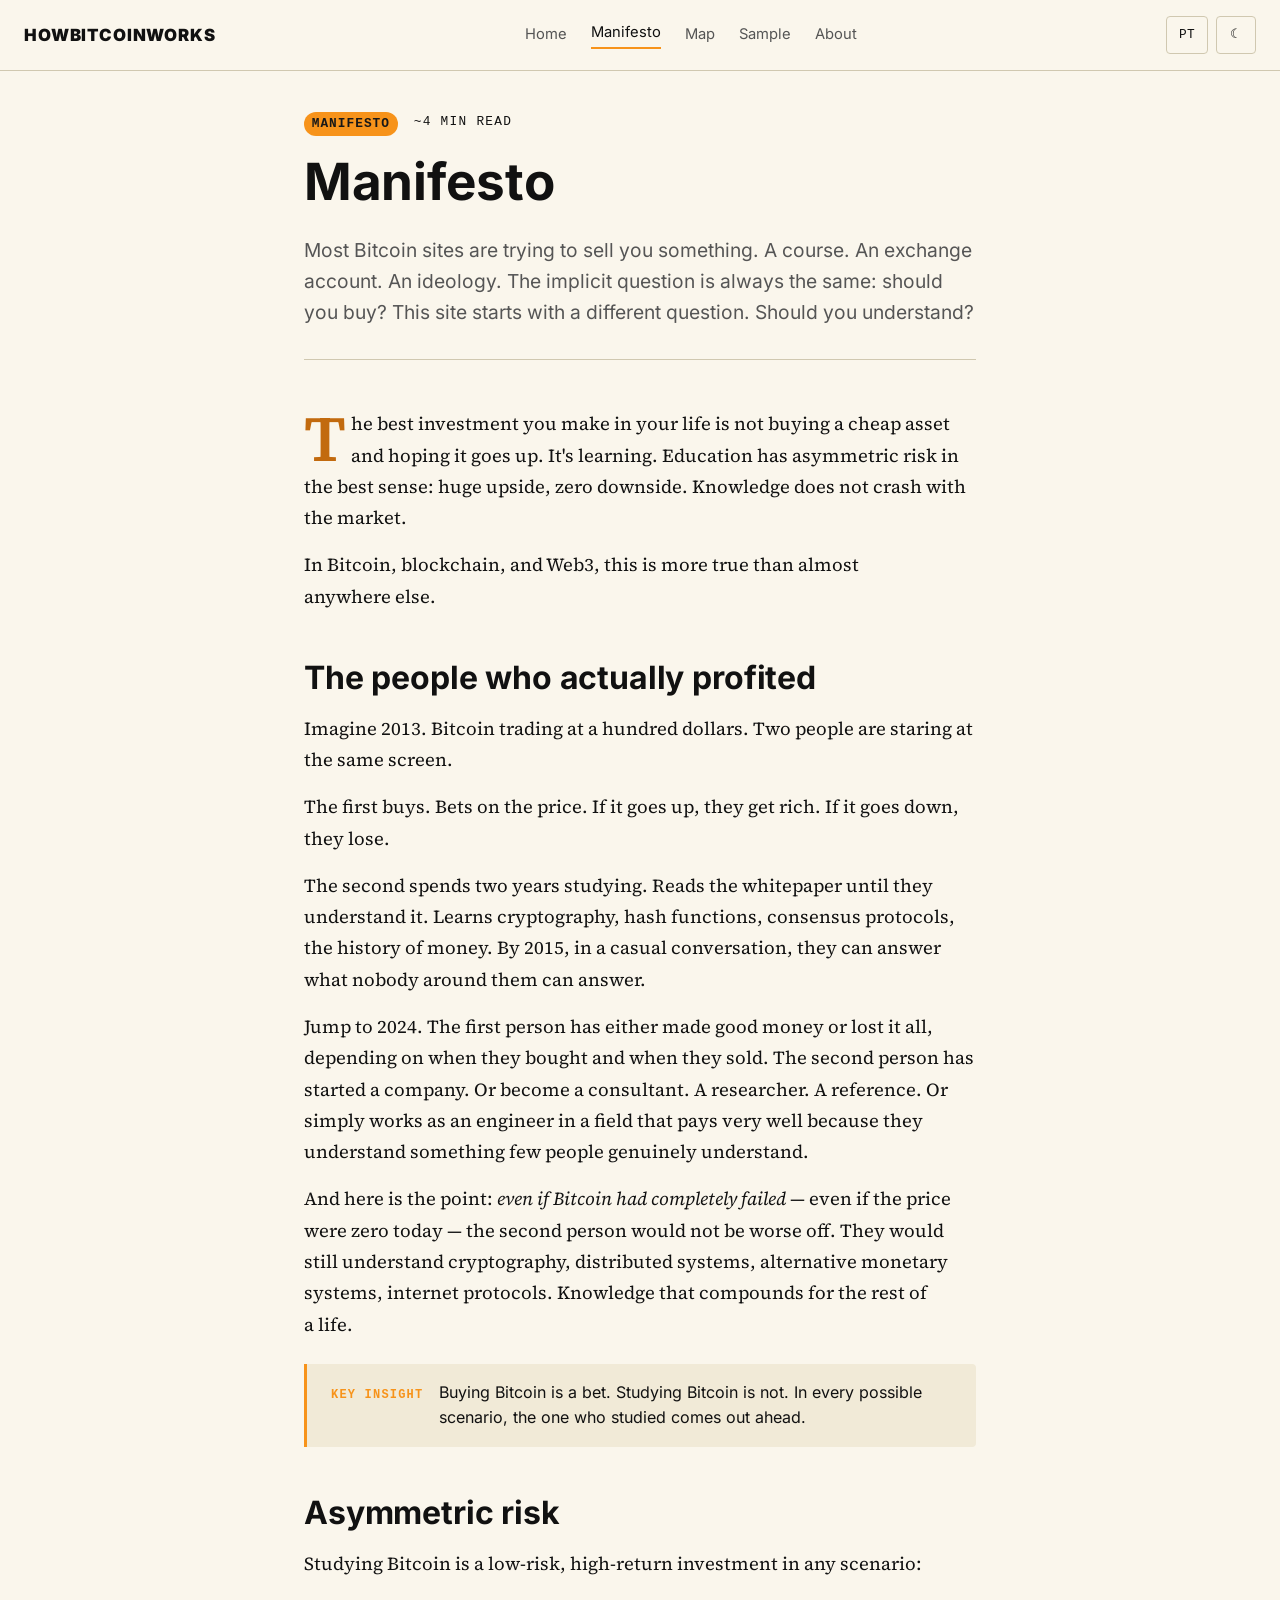
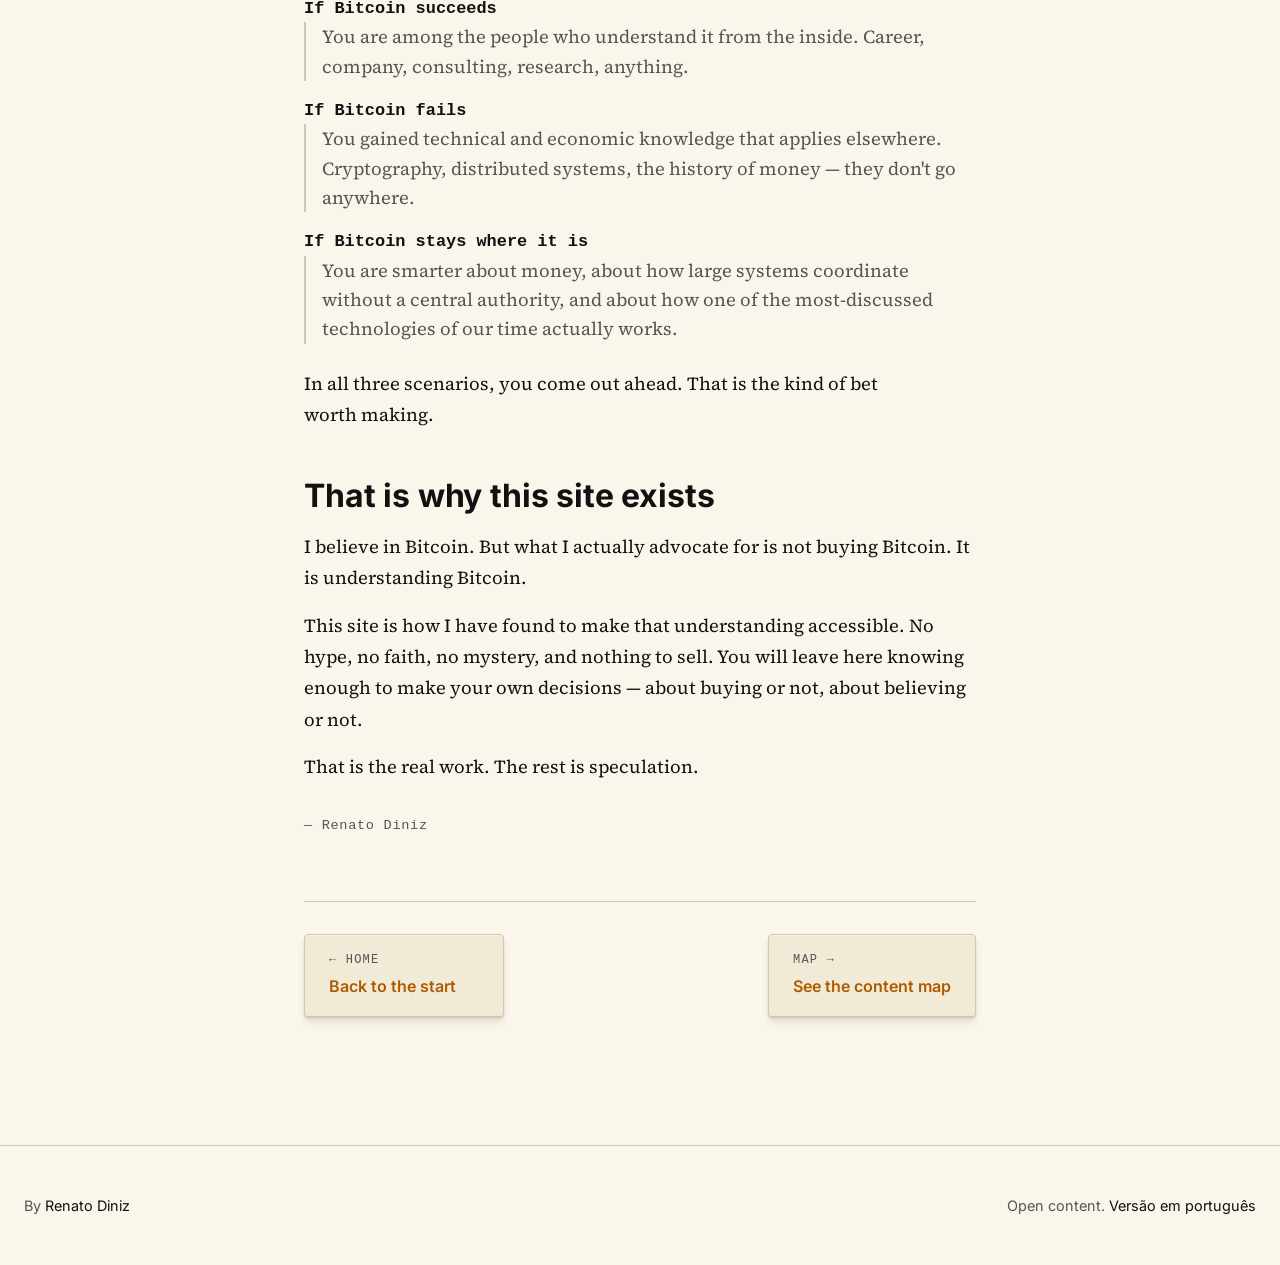
<file: en/manifesto.html>
<!doctype html>
<html lang="en">
<head>
  <meta charset="utf-8">
  <meta name="viewport" content="width=device-width, initial-scale=1">
  <title>Manifesto · How Bitcoin Works</title>
  <meta name="description" content="Why this site exists. Studying Bitcoin is an asymmetric-risk investment — all the upside, none of the downside. Not speculation. Education.">
  <meta name="author" content="Renato Diniz">
  <link rel="canonical" href="https://comofuncionabitcoin.com/en/manifesto.html">
  <link rel="alternate" hreflang="pt" href="https://comofuncionabitcoin.com/manifesto.html">
  <link rel="alternate" hreflang="en" href="https://comofuncionabitcoin.com/en/manifesto.html">
  <meta property="og:type" content="article">
  <meta property="og:site_name" content="How Bitcoin Works">
  <meta property="og:title" content="Manifesto · How Bitcoin Works">
  <meta property="og:description" content="Studying Bitcoin is an asymmetric-risk investment — all the upside, none of the downside. Not speculation. Education.">
  <meta property="og:url" content="https://comofuncionabitcoin.com/en/manifesto.html">
  <meta property="og:locale" content="en_US">
  <meta property="og:locale:alternate" content="pt_BR">
  <meta property="og:image" content="https://comofuncionabitcoin.com/assets/images/og-image-en.png">
  <meta property="og:image:width" content="1200">
  <meta property="og:image:height" content="630">
  <meta property="og:image:type" content="image/png">
  <meta property="og:image:alt" content="How Bitcoin Works · Bitcoin from the ground up, no hype">
  <meta name="twitter:card" content="summary_large_image">
  <meta name="twitter:title" content="Manifesto · How Bitcoin Works">
  <meta name="twitter:description" content="Studying Bitcoin is an asymmetric-risk investment — all the upside, none of the downside.">
  <meta name="twitter:image" content="https://comofuncionabitcoin.com/assets/images/og-image-en.png">
  <script type="application/ld+json">
  {
    "@context": "https://schema.org",
    "@type": "Article",
    "headline": "Manifesto",
    "description": "Why this site exists. Studying Bitcoin is an asymmetric-risk investment.",
    "url": "https://comofuncionabitcoin.com/en/manifesto.html",
    "inLanguage": "en",
    "author": {
      "@type": "Person",
      "name": "Renato Diniz",
      "url": "https://github.com/renatodinizc"
    },
    "publisher": {
      "@type": "Organization",
      "name": "How Bitcoin Works",
      "url": "https://comofuncionabitcoin.com/en/"
    },
    "license": "https://creativecommons.org/licenses/by/4.0/",
    "isPartOf": {
      "@type": "WebSite",
      "name": "How Bitcoin Works",
      "url": "https://comofuncionabitcoin.com/en/"
    }
  }
  </script>
  <link rel="icon" type="image/svg+xml" href="/favicon.svg">
  <link rel="icon" type="image/x-icon" href="/favicon.ico" sizes="any">
  <link rel="apple-touch-icon" sizes="180x180" href="/apple-touch-icon.png">
  <link rel="alternate" type="application/atom+xml" title="How Bitcoin Works · Atom feed" href="/en/feed.xml">
  <link rel="preload" href="../assets/fonts/inter-variable.woff2" as="font" type="font/woff2" crossorigin>
  <link rel="preload" href="../assets/fonts/source-serif-4-variable.woff2" as="font" type="font/woff2" crossorigin>
  <link rel="preload" href="../assets/fonts/source-serif-4-italic-variable.woff2" as="font" type="font/woff2" crossorigin>
  <link rel="stylesheet" href="../assets/css/reset.css">
  <link rel="stylesheet" href="../assets/css/base.css">
  <link rel="stylesheet" href="../assets/css/theme.css">
  <script src="../assets/js/theme.js"></script>
</head>
<body>
  <a class="skip-link" href="#main-content">Skip to content</a>
  <header class="site-header">
    <div class="container">
      <a href="index.html" class="site-logo">howbitcoinworks</a>
      <nav class="site-nav">
        <a href="index.html">Home</a>
        <a href="manifesto.html" class="active">Manifesto</a>
        <a href="map.html">Map</a>
        <a href="article.html">Sample</a>
        <a href="about.html">About</a>
      </nav>
      <div class="controls">
        <button class="control-btn lang-toggle" data-mirror="../manifesto.html" data-lang="pt" aria-label="Mudar para português">PT</button>
        <button class="control-btn mode-toggle" aria-label="Toggle light/dark mode">☾</button>
      </div>
    </div>
  </header>

  <main id="main-content">
    <article class="article-page">
      <div class="prose">
        <div class="article-meta">
          <span class="track-badge">Manifesto</span>
          <span>~4 min read</span>
        </div>

        <h1 class="article-title">Manifesto</h1>
        <p class="article-lead">
          Most Bitcoin sites are trying to sell you something. A course. An exchange account. An ideology. The implicit question is always the same: should you buy? This site starts with a different question. Should you understand?
        </p>

        <div class="article-body">
          <p>The best investment you make in your life is not buying a cheap asset and hoping it goes up. It's learning. Education has asymmetric risk in the best sense: huge upside, zero downside. Knowledge does not crash with the market.</p>

          <p>In Bitcoin, blockchain, and Web3, this is more true than almost anywhere else.</p>

          <h2>The people who actually profited</h2>

          <p>Imagine 2013. Bitcoin trading at a hundred dollars. Two people are staring at the same screen.</p>

          <p>The first buys. Bets on the price. If it goes up, they get rich. If it goes down, they lose.</p>

          <p>The second spends two years studying. Reads the whitepaper until they understand it. Learns cryptography, hash functions, consensus protocols, the history of money. By 2015, in a casual conversation, they can answer what nobody around them can answer.</p>

          <p>Jump to 2024. The first person has either made good money or lost it all, depending on when they bought and when they sold. The second person has started a company. Or become a consultant. A researcher. A reference. Or simply works as an engineer in a field that pays very well because they understand something few people genuinely understand.</p>

          <p>And here is the point: <em>even if Bitcoin had completely failed</em> — even if the price were zero today — the second person would not be worse off. They would still understand cryptography, distributed systems, alternative monetary systems, internet protocols. Knowledge that compounds for the rest of a life.</p>

          <aside class="callout callout-key">
            <span class="callout-label">Key insight</span>
            <div class="callout-body">Buying Bitcoin is a bet. Studying Bitcoin is not. In every possible scenario, the one who studied comes out ahead.</div>
          </aside>

          <h2>Asymmetric risk</h2>

          <p>Studying Bitcoin is a low-risk, high-return investment in any scenario:</p>

          <dl>
            <dt>If Bitcoin succeeds</dt>
            <dd>You are among the people who understand it from the inside. Career, company, consulting, research, anything.</dd>
            <dt>If Bitcoin fails</dt>
            <dd>You gained technical and economic knowledge that applies elsewhere. Cryptography, distributed systems, the history of money — they don't go anywhere.</dd>
            <dt>If Bitcoin stays where it is</dt>
            <dd>You are smarter about money, about how large systems coordinate without a central authority, and about how one of the most-discussed technologies of our time actually works.</dd>
          </dl>

          <p>In all three scenarios, you come out ahead. That is the kind of bet worth making.</p>

          <h2>That is why this site exists</h2>

          <p>I believe in Bitcoin. But what I actually advocate for is not buying Bitcoin. It is understanding Bitcoin.</p>

          <p>This site is how I have found to make that understanding accessible. No hype, no faith, no mystery, and nothing to sell. You will leave here knowing enough to make your own decisions — about buying or not, about believing or not.</p>

          <p>That is the real work. The rest is speculation.</p>

          <p style="margin-top: var(--space-8); font-family: var(--font-mono); font-size: 0.85rem; color: var(--color-fg-soft); letter-spacing: 0.05em;">— Renato Diniz</p>
        </div>

        <nav class="article-nav" aria-label="Navigation">
          <a href="index.html">
            <span class="nav-label">← Home</span>
            <span class="nav-title">Back to the start</span>
          </a>
          <a href="map.html">
            <span class="nav-label">Map →</span>
            <span class="nav-title">See the content map</span>
          </a>
        </nav>
      </div>
    </article>
  </main>

  <footer class="site-footer">
    <div class="container">
      <div>By <a href="https://github.com/renatodinizc" target="_blank" rel="noopener">Renato Diniz</a></div>
      <div>Open content. <a href="../manifesto.html">Versão em português</a></div>
    </div>
  </footer>

  <script src="../assets/js/anchor-headings.js"></script>
  <script src="../assets/js/lang.js"></script>
</body>
</html>
</file>
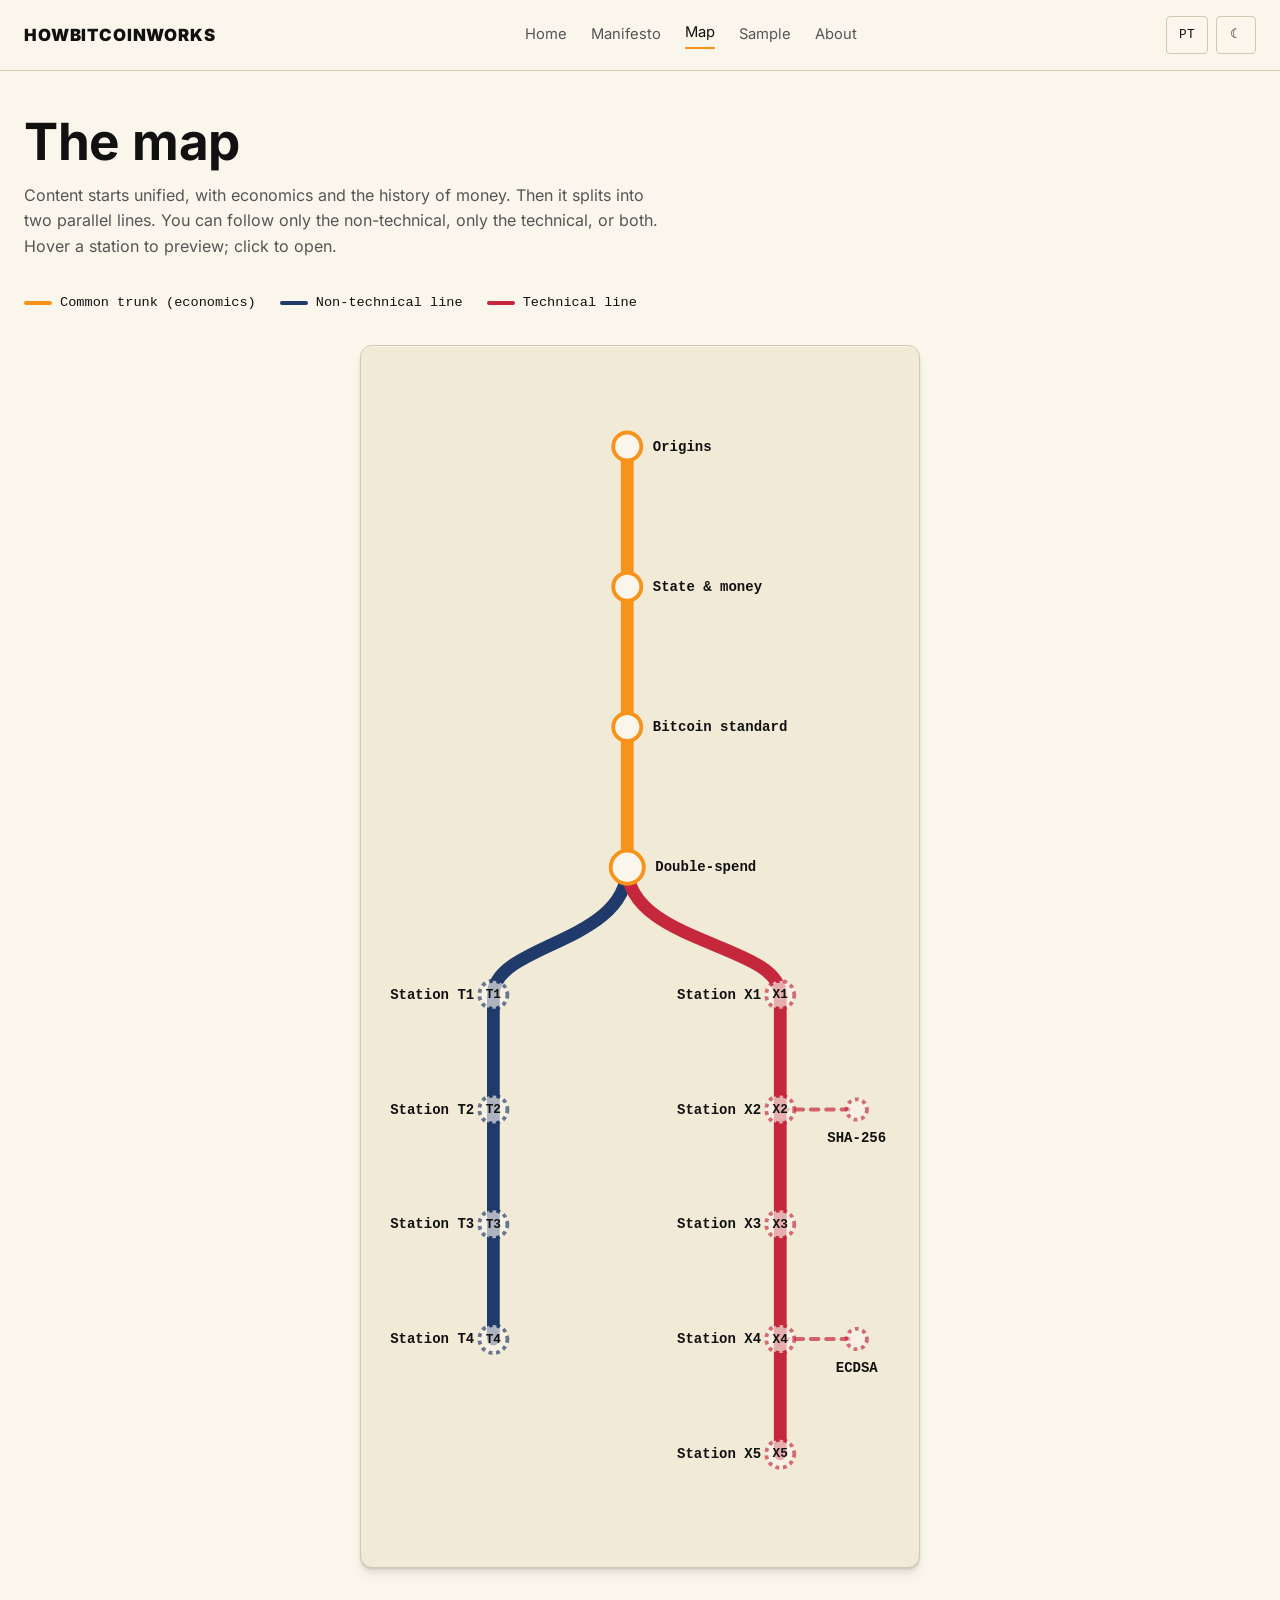
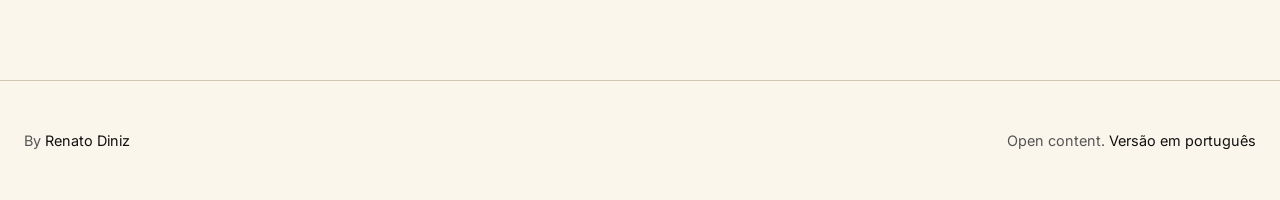
<file: en/map.html>
<!doctype html>
<html lang="en">
<head>
  <meta charset="utf-8">
  <meta name="viewport" content="width=device-width, initial-scale=1">
  <title>Map · How Bitcoin Works</title>
  <meta name="description" content="The content map: shared economics trunk, then two parallel lines (non-technical and technical).">
  <meta name="author" content="Renato Diniz">
  <link rel="canonical" href="https://comofuncionabitcoin.com/en/map.html">
  <link rel="alternate" hreflang="pt" href="https://comofuncionabitcoin.com/mapa.html">
  <link rel="alternate" hreflang="en" href="https://comofuncionabitcoin.com/en/map.html">
  <meta property="og:type" content="website">
  <meta property="og:site_name" content="How Bitcoin Works">
  <meta property="og:title" content="Map · How Bitcoin Works">
  <meta property="og:description" content="Subway-style content map: shared economics trunk, then two parallel lines.">
  <meta property="og:url" content="https://comofuncionabitcoin.com/en/map.html">
  <meta property="og:locale" content="en_US">
  <meta property="og:locale:alternate" content="pt_BR">
  <meta property="og:image" content="https://comofuncionabitcoin.com/assets/images/og-image-en.png">
  <meta property="og:image:width" content="1200">
  <meta property="og:image:height" content="630">
  <meta property="og:image:type" content="image/png">
  <meta property="og:image:alt" content="How Bitcoin Works · Bitcoin from the ground up, no hype">
  <meta name="twitter:image" content="https://comofuncionabitcoin.com/assets/images/og-image-en.png">
  <meta name="twitter:card" content="summary_large_image">
  <meta name="twitter:title" content="Map · How Bitcoin Works">
  <meta name="twitter:description" content="Subway-style content map.">
  <script type="application/ld+json">
  {
    "@context": "https://schema.org",
    "@type": "WebPage",
    "name": "Content map",
    "description": "Subway-style content map: shared economics trunk, then two parallel lines (non-technical and technical).",
    "url": "https://comofuncionabitcoin.com/en/map.html",
    "inLanguage": "en",
    "isPartOf": {
      "@type": "WebSite",
      "name": "How Bitcoin Works",
      "url": "https://comofuncionabitcoin.com/en/"
    }
  }
  </script>
  <link rel="alternate" type="application/atom+xml" title="How Bitcoin Works · Atom feed" href="/en/feed.xml">
  <link rel="icon" type="image/svg+xml" href="/favicon.svg">
  <link rel="icon" type="image/x-icon" href="/favicon.ico" sizes="any">
  <link rel="apple-touch-icon" sizes="180x180" href="/apple-touch-icon.png">
  <link rel="preload" href="../assets/fonts/inter-variable.woff2" as="font" type="font/woff2" crossorigin>
  <link rel="stylesheet" href="../assets/css/reset.css">
  <link rel="stylesheet" href="../assets/css/base.css">
  <link rel="stylesheet" href="../assets/css/theme.css">
  <script src="../assets/js/theme.js"></script>
</head>
<body>
  <a class="skip-link" href="#main-content">Skip to content</a>
  <header class="site-header">
    <div class="container">
      <a href="index.html" class="site-logo">howbitcoinworks</a>
      <nav class="site-nav">
        <a href="index.html">Home</a>
        <a href="manifesto.html">Manifesto</a>
        <a href="map.html" class="active">Map</a>
        <a href="article.html">Sample</a>
        <a href="about.html">About</a>
      </nav>
      <div class="controls">
        <button class="control-btn lang-toggle" data-mirror="../mapa.html" data-lang="pt" aria-label="Mudar para português">PT</button>
        <button class="control-btn mode-toggle" aria-label="Toggle light/dark mode">☾</button>
      </div>
    </div>
  </header>

  <main id="main-content">
    <section class="map-page">
      <div class="container">
        <h1>The map</h1>
        <p class="lead">
          Content starts unified, with economics and the history of money. Then it splits into two parallel lines. You can follow only the non-technical, only the technical, or both. Hover a station to preview; click to open.
        </p>

        <div class="map-legend">
          <div class="legend-item"><span class="line-marker" style="background:var(--color-line-trunk)"></span> Common trunk (economics)</div>
          <div class="legend-item"><span class="line-marker" style="background:var(--color-line-nontechnical)"></span> Non-technical line</div>
          <div class="legend-item"><span class="line-marker" style="background:var(--color-line-technical)"></span> Technical line</div>
        </div>

        <div class="subway-map-wrap">
          <svg class="subway-map" viewBox="0 0 400 920" xmlns="http://www.w3.org/2000/svg" role="img" aria-label="Station map in subway-style format">

            <path class="line line-trunk" d="M 190 60 L 190 390" />
            <path class="line line-nontechnical" d="M 190 390 C 190 450, 85 450, 85 490 L 85 760" />
            <path class="line line-technical" d="M 190 390 C 190 450, 310 450, 310 490 L 310 850" />
            <path class="line line-branch" d="M 310 580 L 370 580" />
            <path class="line line-branch" d="M 310 760 L 370 760" />

            <g class="station station-trunk" data-track="trunk" data-title="Origins of money" data-desc="Why money exists. Barter, double coincidence of wants, money as indirect exchange. Menger, Austrian school.">
              <circle class="station-dot" cx="190" cy="60" r="11"/>
              <text class="station-label" x="210" y="60" text-anchor="start" dominant-baseline="central">Origins</text>
            </g>
            <g class="station station-trunk" data-track="trunk" data-title="What government did to money" data-desc="Fiat, inflation, Rothbard. How states debase currencies. The gold standard and its end.">
              <circle class="station-dot" cx="190" cy="170" r="11"/>
              <text class="station-label" x="210" y="170" text-anchor="start" dominant-baseline="central">State &amp; money</text>
            </g>
            <g class="station station-trunk" data-track="trunk" data-title="The Bitcoin standard" data-desc="Saifedean Ammous. Digital scarcity, hard money, time as economic property.">
              <circle class="station-dot" cx="190" cy="280" r="11"/>
              <text class="station-label" x="210" y="280" text-anchor="start" dominant-baseline="central">Bitcoin standard</text>
            </g>
            <g class="station station-trunk" data-track="trunk" data-title="The double-spending problem" data-desc="The key question Bitcoin solves. Why digital money was impossible before. The lines diverge here.">
              <circle class="station-dot" cx="190" cy="390" r="13"/>
              <text class="station-label" x="212" y="390" text-anchor="start" dominant-baseline="central">Double-spend</text>
            </g>

            <g class="station station-nontechnical station-placeholder" data-track="nontechnical" data-title="Non-technical station 1" data-desc="In planning. Content TBD.">
              <circle class="station-dot" cx="85" cy="490" r="11"/>
              <text class="station-number" x="85" y="490">T1</text>
              <text class="station-label" x="70" y="490" text-anchor="end" dominant-baseline="central">Station T1</text>
            </g>
            <g class="station station-nontechnical station-placeholder" data-track="nontechnical" data-title="Non-technical station 2" data-desc="In planning. Content TBD.">
              <circle class="station-dot" cx="85" cy="580" r="11"/>
              <text class="station-number" x="85" y="580">T2</text>
              <text class="station-label" x="70" y="580" text-anchor="end" dominant-baseline="central">Station T2</text>
            </g>
            <g class="station station-nontechnical station-placeholder" data-track="nontechnical" data-title="Non-technical station 3" data-desc="In planning. Content TBD.">
              <circle class="station-dot" cx="85" cy="670" r="11"/>
              <text class="station-number" x="85" y="670">T3</text>
              <text class="station-label" x="70" y="670" text-anchor="end" dominant-baseline="central">Station T3</text>
            </g>
            <g class="station station-nontechnical station-placeholder" data-track="nontechnical" data-title="Non-technical station 4" data-desc="In planning. Content TBD.">
              <circle class="station-dot" cx="85" cy="760" r="11"/>
              <text class="station-number" x="85" y="760">T4</text>
              <text class="station-label" x="70" y="760" text-anchor="end" dominant-baseline="central">Station T4</text>
            </g>

            <g class="station station-technical station-placeholder" data-track="technical" data-title="Technical station 1" data-desc="In planning. Likely: hash functions.">
              <circle class="station-dot" cx="310" cy="490" r="11"/>
              <text class="station-number" x="310" y="490">X1</text>
              <text class="station-label" x="295" y="490" text-anchor="end" dominant-baseline="central">Station X1</text>
            </g>
            <g class="station station-technical station-placeholder" data-track="technical" data-title="Technical station 2" data-desc="In planning. Likely: digital signatures.">
              <circle class="station-dot" cx="310" cy="580" r="11"/>
              <text class="station-number" x="310" y="580">X2</text>
              <text class="station-label" x="295" y="580" text-anchor="end" dominant-baseline="central">Station X2</text>
            </g>
            <g class="station station-technical station-placeholder" data-track="technical" data-title="Technical station 3" data-desc="In planning. Likely: Merkle trees.">
              <circle class="station-dot" cx="310" cy="670" r="11"/>
              <text class="station-number" x="310" y="670">X3</text>
              <text class="station-label" x="295" y="670" text-anchor="end" dominant-baseline="central">Station X3</text>
            </g>
            <g class="station station-technical station-placeholder" data-track="technical" data-title="Technical station 4" data-desc="In planning. Likely: Proof of Work.">
              <circle class="station-dot" cx="310" cy="760" r="11"/>
              <text class="station-number" x="310" y="760">X4</text>
              <text class="station-label" x="295" y="760" text-anchor="end" dominant-baseline="central">Station X4</text>
            </g>
            <g class="station station-technical station-placeholder" data-track="technical" data-title="Technical station 5" data-desc="In planning. Likely: mempool and UTXO.">
              <circle class="station-dot" cx="310" cy="850" r="11"/>
              <text class="station-number" x="310" y="850">X5</text>
              <text class="station-label" x="295" y="850" text-anchor="end" dominant-baseline="central">Station X5</text>
            </g>

            <g class="station station-technical station-placeholder" data-track="branch" data-title="Deep-dive: SHA-256" data-desc="How SHA-256 works internally. Optional for the technical track.">
              <circle class="station-dot" cx="370" cy="580" r="8"/>
              <text class="station-label" x="370" y="598" text-anchor="middle" dominant-baseline="hanging">SHA-256</text>
            </g>
            <g class="station station-technical station-placeholder" data-track="branch" data-title="Deep-dive: ECDSA" data-desc="Elliptic curves, secp256k1, key generation. Optional for the technical track.">
              <circle class="station-dot" cx="370" cy="760" r="8"/>
              <text class="station-label" x="370" y="778" text-anchor="middle" dominant-baseline="hanging">ECDSA</text>
            </g>

          </svg>
        </div>
      </div>
    </section>
  </main>

  <footer class="site-footer">
    <div class="container">
      <div>By <a href="https://github.com/renatodinizc" target="_blank" rel="noopener">Renato Diniz</a></div>
      <div>Open content. <a href="../mapa.html">Versão em português</a></div>
    </div>
  </footer>

  <div class="modal-backdrop" role="dialog" aria-modal="true" aria-labelledby="modal-title">
    <div class="modal">
      <button class="modal-close" aria-label="Close">×</button>
      <div class="modal-track"></div>
      <h2 id="modal-title"></h2>
      <p class="modal-desc"></p>
      <span class="modal-status"></span>
    </div>
  </div>

  <script src="../assets/js/lang.js"></script>
  <script src="../assets/js/subway-map.js"></script>
</body>
</html>
</file>
<file: assets/css/base.css>
/* Base layout, typography, and structural primitives.
   Themes override colors, fonts, and accent details via CSS variables. */

:root {
  --max-content: 72ch;
  --max-wide: 1280px;
  --space-1: 0.25rem;
  --space-2: 0.5rem;
  --space-3: 0.75rem;
  --space-4: 1rem;
  --space-6: 1.5rem;
  --space-8: 2rem;
  --space-12: 3rem;
  --space-16: 4rem;
  --space-24: 6rem;
  --radius: 4px;
  --radius-lg: 12px;
  --transition: 180ms cubic-bezier(0.2, 0, 0, 1);
}

html {
  scroll-behavior: smooth;
}

@view-transition {
  navigation: auto;
}

::view-transition-old(root),
::view-transition-new(root) {
  animation-duration: 220ms;
  animation-timing-function: cubic-bezier(0.2, 0, 0, 1);
}

::selection {
  background: var(--color-accent);
  color: var(--color-on-accent);
}

body {
  background: var(--color-bg);
  color: var(--color-fg);
  font-family: var(--font-body);
  font-size: 1rem;
  line-height: 1.6;
  font-optical-sizing: auto;
  font-feature-settings: "kern";
  -webkit-font-smoothing: antialiased;
  -moz-osx-font-smoothing: grayscale;
  text-rendering: optimizeLegibility;
  transition:
    background var(--transition),
    color var(--transition);
  min-height: 100vh;
  display: flex;
  flex-direction: column;
  padding-top: var(--header-h, 4rem);
}

:focus-visible {
  outline: 2px solid var(--color-accent);
  outline-offset: 2px;
  border-radius: 2px;
}

.skip-link {
  position: absolute;
  top: 0;
  left: var(--space-3);
  padding: var(--space-3) var(--space-4);
  background: var(--color-fg);
  color: var(--color-bg);
  font-weight: 600;
  z-index: 100;
  transform: translateY(-150%);
  transition: transform var(--transition);
  border-radius: var(--radius);
  border: none;
}
.skip-link:focus,
.skip-link:focus-visible {
  transform: translateY(var(--space-3));
  color: var(--color-bg);
  border: none;
}

main {
  flex: 1;
}

h1,
h2,
h3,
h4,
h5,
h6 {
  font-family: var(--font-display);
  font-weight: var(--weight-display, 700);
  line-height: 1.15;
  letter-spacing: var(--track-display, -0.01em);
  text-wrap: balance;
}

p,
li,
blockquote {
  text-wrap: pretty;
}

h1 {
  font-size: clamp(2rem, 4vw, 3.5rem);
}
h2 {
  font-size: clamp(1.5rem, 2.5vw, 2.25rem);
  margin-top: var(--space-12);
  margin-bottom: var(--space-4);
}
h3 {
  font-size: clamp(1.15rem, 1.5vw, 1.5rem);
  margin-top: var(--space-8);
  margin-bottom: var(--space-3);
}

p {
  margin-bottom: var(--space-4);
}
p + p {
  margin-top: 0;
}

a {
  color: var(--color-link);
  border-bottom: 1px solid var(--color-link-underline, transparent);
  transition:
    color var(--transition),
    border-color var(--transition);
}
a:hover {
  color: var(--color-link-hover);
  border-bottom-color: var(--color-link-hover);
}

code,
pre,
.mono {
  font-family: var(--font-mono);
  font-size: 0.92em;
}

pre {
  background: var(--color-code-bg);
  color: var(--color-code-fg);
  padding: var(--space-4);
  border-radius: var(--radius);
  overflow-x: auto;
  margin: var(--space-6) 0;
  border: 1px solid var(--color-border);
}

code:not(pre code) {
  background: var(--color-code-bg);
  padding: 0.1em 0.35em;
  border-radius: var(--radius);
  border: 1px solid var(--color-border);
}

blockquote {
  border-left: 3px solid var(--color-accent);
  padding-left: var(--space-4);
  margin: var(--space-6) 0;
  color: var(--color-fg-soft);
  font-style: italic;
}

/* ============ Layout containers ============ */

.container {
  width: 100%;
  max-width: var(--max-wide);
  margin: 0 auto;
  padding: 0 var(--space-6);
}

.prose {
  max-width: var(--max-content);
  margin: 0 auto;
  padding: 0 var(--space-6);
}

/* ============ Header / nav ============ */

.site-header {
  border-bottom: 1px solid var(--color-border);
  background: var(--color-bg);
  background: color-mix(in srgb, var(--color-bg) 88%, transparent);
  position: fixed;
  top: 0;
  left: 0;
  right: 0;
  z-index: 50;
  backdrop-filter: blur(8px);
  -webkit-backdrop-filter: blur(8px);
}

.site-header .container {
  display: flex;
  align-items: center;
  justify-content: space-between;
  padding-top: var(--space-4);
  padding-bottom: var(--space-4);
  gap: var(--space-4);
}

.site-logo {
  font-family: var(--font-display);
  font-weight: 800;
  font-size: 1.05rem;
  letter-spacing: var(--track-logo, 0);
  text-transform: var(--logo-case, none);
  color: var(--color-fg);
  border: none;
}
.site-logo:hover {
  color: var(--color-accent);
  border: none;
}

.site-nav {
  display: flex;
  align-items: center;
  gap: var(--space-6);
  font-size: 0.92rem;
}

.site-nav a {
  color: var(--color-fg-soft);
  border: none;
}
.site-nav a:hover,
.site-nav a.active {
  color: var(--color-fg);
  border: none;
}

.controls {
  display: flex;
  gap: var(--space-2);
  align-items: center;
}

.control-btn {
  border: 1px solid var(--color-border);
  background: var(--color-bg);
  color: var(--color-fg);
  padding: var(--space-2) var(--space-3);
  border-radius: var(--radius);
  font-size: 0.8rem;
  font-family: var(--font-mono);
  letter-spacing: 0.02em;
  transition: all var(--transition);
}

.control-btn:hover {
  border-color: var(--color-accent);
  color: var(--color-accent);
}

.lang-toggle,
.mode-toggle {
  min-width: 2.5rem;
  text-align: center;
}

/* ============ Hero ============ */

.hero {
  padding: var(--space-24) 0 var(--space-16);
  border-bottom: 1px solid var(--color-border);
}

.hero h1 {
  margin-bottom: var(--space-6);
  max-width: 18ch;
}

.hero .lead {
  font-size: clamp(1.1rem, 1.6vw, 1.35rem);
  color: var(--color-fg-soft);
  max-width: 56ch;
  margin-bottom: var(--space-8);
}

.hero .cta-row {
  display: flex;
  gap: var(--space-4);
  flex-wrap: wrap;
}

.btn {
  display: inline-flex;
  align-items: center;
  gap: var(--space-2);
  padding: var(--space-3) var(--space-6);
  border-radius: var(--radius);
  font-weight: 600;
  font-size: 0.95rem;
  border: 1px solid transparent;
  transition: all var(--transition);
  font-family: var(--font-body);
}

.btn-primary {
  background: var(--color-accent);
  color: var(--color-on-accent);
}
.btn-primary:hover {
  filter: brightness(1.1);
  border: 1px solid transparent;
}

.btn-secondary {
  background: transparent;
  color: var(--color-fg);
  border-color: var(--color-border);
}
.btn-secondary:hover {
  border-color: var(--color-accent);
  color: var(--color-accent);
}

/* ============ Two-track section ============ */

.tracks {
  padding: var(--space-16) 0;
}

.track-grid {
  display: grid;
  grid-template-columns: repeat(auto-fit, minmax(min(280px, 100%), 1fr));
  gap: var(--space-8);
  margin-top: var(--space-8);
}

.track-card {
  border: 1px solid var(--color-border);
  border-radius: var(--radius-lg);
  padding: var(--space-8);
  background: var(--color-bg-soft);
  box-shadow: var(--shadow-card);
  transition: all var(--transition);
  position: relative;
  overflow: hidden;
}

.track-card::before {
  content: "";
  position: absolute;
  top: 0;
  left: 0;
  right: 0;
  height: 4px;
  background: var(--track-color);
}

.track-card.nontechnical {
  --track-color: var(--color-line-nontechnical);
}
.track-card.technical {
  --track-color: var(--color-line-technical);
}

.track-card:hover {
  transform: translateY(-2px);
  border-color: var(--track-color);
  box-shadow: var(--shadow-card-hover);
}

.track-card .label {
  font-family: var(--font-mono);
  font-size: 0.75rem;
  text-transform: uppercase;
  letter-spacing: 0.1em;
  color: var(--track-color);
  margin-bottom: var(--space-3);
}

.track-card h3 {
  margin-top: 0;
}

.track-card ul {
  margin-top: var(--space-4);
  padding-left: 0;
}
.track-card li {
  padding-left: var(--space-4);
  position: relative;
  color: var(--color-fg-soft);
  margin-bottom: var(--space-2);
}
.track-card li::before {
  content: "—";
  position: absolute;
  left: 0;
  color: var(--track-color);
}

/* ============ Footer ============ */

.site-footer {
  border-top: 1px solid var(--color-border);
  padding: var(--space-12) 0;
  margin-top: var(--space-16);
  color: var(--color-fg-soft);
  font-size: 0.9rem;
}

.site-footer .container {
  display: flex;
  justify-content: space-between;
  flex-wrap: wrap;
  gap: var(--space-4);
}

.site-footer a {
  color: var(--color-fg);
  border: none;
}
.site-footer a:hover {
  color: var(--color-accent);
}

/* ============ Subway map ============ */

.map-page {
  padding: var(--space-12) 0;
}

.map-page h1 {
  margin-bottom: var(--space-3);
}
.map-page .lead {
  color: var(--color-fg-soft);
  margin-bottom: var(--space-8);
  max-width: 64ch;
}

.map-legend {
  display: flex;
  flex-wrap: wrap;
  gap: var(--space-6);
  margin-bottom: var(--space-8);
  font-size: 0.85rem;
  font-family: var(--font-mono);
}

.legend-item {
  display: flex;
  align-items: center;
  gap: var(--space-2);
}

.legend-item .line-marker {
  width: 28px;
  height: 4px;
  border-radius: 2px;
}

.subway-map-wrap {
  background: var(--color-bg-soft);
  border: 1px solid var(--color-border);
  border-radius: var(--radius-lg);
  padding: var(--space-6);
  max-width: 560px;
  margin: 0 auto;
  box-shadow: var(--surface-highlight), var(--shadow-card);
}

.subway-map {
  width: 100%;
  height: auto;
  display: block;
}

.subway-map .line {
  fill: none;
  stroke-width: var(--line-width, 6);
  stroke-linecap: round;
  stroke-linejoin: round;
}

.subway-map .line-trunk {
  stroke: var(--color-line-trunk);
}
.subway-map .line-nontechnical {
  stroke: var(--color-line-nontechnical);
}
.subway-map .line-technical {
  stroke: var(--color-line-technical);
}
.subway-map .line-branch {
  stroke: var(--color-line-technical);
  stroke-width: 3;
  stroke-dasharray: 6 6;
  opacity: 0.7;
}

.subway-map .station {
  cursor: pointer;
}

.subway-map .station-dot {
  fill: var(--color-bg);
  stroke: currentColor;
  stroke-width: 3;
  transition: transform var(--transition);
  transform-origin: center;
  transform-box: fill-box;
}
.subway-map .station:hover .station-dot,
.subway-map .station:focus-visible .station-dot {
  transform: scale(1.25);
}

.subway-map .station-trunk {
  color: var(--color-line-trunk);
}
.subway-map .station-nontechnical {
  color: var(--color-line-nontechnical);
}
.subway-map .station-technical {
  color: var(--color-line-technical);
}

.subway-map .station-label {
  font-family: var(--font-mono);
  font-size: 11px;
  font-weight: 600;
  fill: var(--color-fg);
  pointer-events: none;
}

.subway-map .station-number {
  font-family: var(--font-mono);
  font-size: 10px;
  font-weight: 700;
  fill: var(--color-fg);
  text-anchor: middle;
  dominant-baseline: central;
  pointer-events: none;
  font-variant-numeric: tabular-nums;
}

.subway-map .station-placeholder .station-dot {
  stroke-dasharray: 3 3;
  opacity: 0.65;
}

/* ============ Tooltip ============ */

.tooltip {
  position: fixed;
  background: var(--color-fg);
  color: var(--color-bg);
  padding: var(--space-3) var(--space-4);
  border-radius: var(--radius);
  font-size: 0.85rem;
  font-family: var(--font-body);
  max-width: 280px;
  pointer-events: none;
  opacity: 0;
  transform: translateY(-4px);
  transition:
    opacity var(--transition),
    transform var(--transition);
  z-index: 100;
  box-shadow: 0 4px 16px rgba(0, 0, 0, 0.2);
}
.tooltip.visible {
  opacity: 1;
  transform: translateY(0);
}
.tooltip .tt-title {
  font-weight: 700;
  font-family: var(--font-display);
  margin-bottom: var(--space-1);
}
.tooltip .tt-track {
  font-family: var(--font-mono);
  font-size: 0.7rem;
  text-transform: uppercase;
  letter-spacing: 0.1em;
  opacity: 0.7;
  margin-bottom: var(--space-1);
}

/* ============ Modal ============ */

.modal-backdrop {
  position: fixed;
  inset: 0;
  background: rgba(0, 0, 0, 0.55);
  display: none;
  align-items: center;
  justify-content: center;
  z-index: 200;
  padding: var(--space-4);
}
.modal-backdrop.open {
  display: flex;
}

.modal {
  background: var(--color-bg);
  color: var(--color-fg);
  border: 1px solid var(--color-border);
  border-radius: var(--radius-lg);
  padding: var(--space-8);
  max-width: 480px;
  width: 100%;
  position: relative;
  box-shadow: var(--surface-highlight), var(--shadow-card-hover);
}

.modal .modal-track {
  font-family: var(--font-mono);
  font-size: 0.75rem;
  text-transform: uppercase;
  letter-spacing: 0.1em;
  color: var(--color-accent);
  margin-bottom: var(--space-3);
}

.modal h2 {
  margin-top: 0;
  margin-bottom: var(--space-4);
}
.modal p {
  color: var(--color-fg-soft);
}

.modal-close {
  position: absolute;
  top: var(--space-4);
  right: var(--space-4);
  font-size: 1.25rem;
  color: var(--color-fg-soft);
  width: 32px;
  height: 32px;
  display: flex;
  align-items: center;
  justify-content: center;
  border-radius: var(--radius);
}
.modal-close:hover {
  background: var(--color-bg-soft);
  color: var(--color-fg);
}

.modal-status {
  display: inline-block;
  margin-top: var(--space-4);
  padding: var(--space-2) var(--space-4);
  background: var(--color-bg-soft);
  border: 1px solid var(--color-border);
  border-radius: var(--radius);
  font-family: var(--font-mono);
  font-size: 0.8rem;
  color: var(--color-fg-soft);
}

/* ============ Article ============ */

.article-page {
  padding: var(--space-12) 0 var(--space-16);
}

.article-meta {
  font-family: var(--font-mono);
  font-size: 0.8rem;
  text-transform: uppercase;
  letter-spacing: 0.1em;
  margin-bottom: var(--space-4);
  display: flex;
  gap: var(--space-4);
  flex-wrap: wrap;
  font-variant-numeric: tabular-nums;
}

.article-meta .track-badge {
  color: var(--color-line-trunk);
  font-weight: 700;
}

.article-title {
  margin-bottom: var(--space-6);
}

.article-lead {
  font-size: 1.2rem;
  color: var(--color-fg-soft);
  margin-bottom: var(--space-12);
  padding-bottom: var(--space-8);
  border-bottom: 1px solid var(--color-border);
  max-width: var(--max-content);
}

.article-body {
  font-family: var(--font-serif);
  font-size: 1.15rem;
  font-variant-ligatures: common-ligatures discretionary-ligatures;
}
.article-body p,
.article-body ul,
.article-body ol {
  margin-bottom: var(--space-4);
  line-height: 1.7;
  orphans: 3;
  widows: 3;
}

.article-body > p:first-of-type::first-letter {
  float: left;
  font-family: var(--font-serif);
  font-size: 3.5em;
  line-height: 0.85;
  font-weight: 600;
  color: var(--color-accent);
  padding-right: 0.08em;
  margin-top: 0.05em;
}

.article-body a:visited {
  color: var(--color-fg-soft);
  border-bottom-color: var(--color-fg-soft);
}

.article-body dl {
  margin: var(--space-4) 0 var(--space-6);
}
.article-body dt {
  font-family: var(--font-mono);
  font-weight: 700;
  color: var(--color-fg);
  font-size: 0.92em;
  margin-top: var(--space-4);
}
.article-body dd {
  margin-left: 0;
  padding-left: var(--space-4);
  border-left: 2px solid var(--color-border);
  color: var(--color-fg-soft);
  margin-bottom: var(--space-3);
}

.article-body h2,
.article-body h3,
.article-body h4 {
  position: relative;
  scroll-margin-top: 6rem;
}
.article-body .heading-anchor {
  position: absolute;
  left: -1.1em;
  top: 0.05em;
  width: 1em;
  text-align: center;
  font-family: var(--font-mono);
  font-weight: 400;
  font-size: 0.7em;
  color: var(--color-accent);
  text-decoration: none;
  border: none;
  opacity: 0;
  transition: opacity var(--transition);
  line-height: inherit;
}
.article-body h2:hover .heading-anchor,
.article-body h3:hover .heading-anchor,
.article-body h4:hover .heading-anchor,
.article-body .heading-anchor:focus-visible {
  opacity: 0.5;
}
.article-body .heading-anchor:hover {
  opacity: 1;
  border: none;
}
.article-body .heading-anchor.copied {
  opacity: 1;
  color: var(--color-line-trunk);
}
@media (max-width: 900px) {
  .article-body .heading-anchor {
    position: static;
    display: inline-block;
    margin-right: 0.25em;
    opacity: 0.35;
  }
}
.article-body ul,
.article-body ol {
  padding-left: var(--space-6);
}
.article-body ul li {
  list-style: disc;
}
.article-body ol li {
  list-style: decimal;
}
.article-body li {
  margin-bottom: var(--space-2);
}

.article-nav {
  margin-top: var(--space-16);
  padding-top: var(--space-8);
  border-top: 1px solid var(--color-border);
  display: flex;
  justify-content: space-between;
  gap: var(--space-4);
  flex-wrap: wrap;
}

.article-nav a {
  display: flex;
  flex-direction: column;
  gap: var(--space-1);
  border: 1px solid var(--color-border);
  padding: var(--space-4) var(--space-6);
  border-radius: var(--radius);
  min-width: 200px;
  background: var(--color-bg-soft);
  box-shadow: var(--surface-highlight), var(--shadow-card);
  transition: all var(--transition);
}
.article-nav a:hover {
  border-color: var(--color-accent);
  transform: translateY(-2px);
  box-shadow: var(--surface-highlight), var(--shadow-card-hover);
}
.article-nav .nav-label {
  font-family: var(--font-mono);
  font-size: 0.75rem;
  text-transform: uppercase;
  letter-spacing: 0.1em;
  color: var(--color-fg-soft);
}
.article-nav .nav-title {
  font-weight: 600;
}

/* ============ Callouts ============ */

.callout {
  --callout-color: var(--color-fg-soft);
  display: grid;
  grid-template-columns: auto 1fr;
  gap: var(--space-3) var(--space-4);
  align-items: baseline;
  margin: var(--space-6) 0;
  padding: var(--space-4) var(--space-6);
  background: var(--color-bg-soft);
  border-left: 3px solid var(--callout-color);
  border-radius: 0 var(--radius) var(--radius) 0;
  font-family: var(--font-body);
  font-size: 1rem;
  color: var(--color-fg);
}
.callout > * {
  margin: 0;
}
.callout-label {
  font-family: var(--font-mono);
  font-size: 0.75rem;
  font-weight: 700;
  text-transform: uppercase;
  letter-spacing: 0.1em;
  color: var(--callout-color);
  white-space: nowrap;
}
.callout-body {
  line-height: 1.6;
}
.callout-key {
  --callout-color: var(--color-line-trunk);
}
.callout-note {
  --callout-color: var(--color-line-nontechnical);
}
.callout-caution {
  --callout-color: var(--color-line-technical);
}
.callout-deep {
  --callout-color: var(--color-accent);
}

/* ============ Sidenotes ============ */

.sidenote {
  display: block;
  margin: var(--space-4) 0;
  padding: var(--space-3) var(--space-4);
  background: var(--color-bg-soft);
  border-left: 2px solid var(--color-border);
  border-radius: 0 var(--radius) var(--radius) 0;
  font-family: var(--font-body);
  font-size: 0.92rem;
  line-height: 1.55;
  color: var(--color-fg-soft);
}
.sidenote-marker {
  display: none;
}

@media (min-width: 1200px) {
  .article-body {
    position: relative;
  }
  .sidenote {
    float: right;
    clear: right;
    width: 14ch;
    margin: 0 -17ch 0 var(--space-4);
    padding: 0 0 0 var(--space-3);
    background: transparent;
    border-radius: 0;
    border-left: 2px solid var(--color-border);
    font-size: 0.85rem;
    color: var(--color-fg-soft);
  }
}

/* ============ Responsive ============ */

@media (max-width: 640px) {
  body {
    --header-h: 6.75rem;
  }

  .site-header .container {
    flex-wrap: wrap;
    row-gap: 0;
    padding-top: var(--space-3);
    padding-bottom: 0;
  }
  .site-logo {
    order: 1;
  }
  .controls {
    order: 2;
    gap: var(--space-2);
  }
  .site-nav {
    order: 3;
    width: 100%;
    justify-content: center;
    gap: var(--space-6);
    padding: var(--space-3) 0;
    margin-top: var(--space-3);
    border-top: 1px solid var(--color-border);
    font-size: 0.95rem;
  }

  .control-btn {
    min-height: 44px;
    min-width: 44px;
    padding: var(--space-2) var(--space-3);
    font-size: 0.85rem;
  }

  .hero {
    padding: var(--space-8) 0 var(--space-12);
  }

  .site-footer .container {
    flex-direction: column;
    align-items: flex-start;
    gap: var(--space-2);
  }

  .article-nav {
    flex-direction: column;
  }
  .article-nav a {
    min-width: 0;
    width: 100%;
  }
}

/* ============ Print ============ */

@media print {
  :root {
    --color-bg: #ffffff;
    --color-bg-soft: #ffffff;
    --color-fg: #000000;
    --color-fg-soft: #333333;
    --color-border: #cccccc;
  }
  body {
    padding-top: 0;
    font-size: 11pt;
    background: #fff;
    color: #000;
  }
  .site-header,
  .site-footer,
  .skip-link,
  .controls,
  .article-nav,
  .map-legend,
  .modal-backdrop,
  .tooltip {
    display: none !important;
  }
  .container,
  .prose {
    max-width: 100%;
    padding: 0;
  }
  main {
    padding-top: 0;
  }
  .article-body {
    font-size: 11pt;
    line-height: 1.55;
  }
  h1,
  h2,
  h3 {
    page-break-after: avoid;
    color: #000;
  }
  p,
  blockquote,
  ul,
  ol,
  li {
    orphans: 3;
    widows: 3;
  }
  a {
    color: #000;
    border-bottom: none;
    text-decoration: underline;
  }
  .article-body a[href^="http"]::after {
    content: " (" attr(href) ")";
    font-size: 0.85em;
    color: #555;
  }
  .callout,
  .sidenote,
  .track-card,
  .subway-map-wrap,
  pre {
    box-shadow: none !important;
    background: #fff !important;
    border: 1px solid #ccc;
  }
  * {
    box-shadow: none !important;
  }
}
</file>
<file: assets/css/theme.css>
/* Theme: subway-style transit-map identity, tuned to Bitcoin.
   Orange trunk leads into blue (non-technical) and red (technical) parallel lines. */

@font-face {
  font-family: "Inter";
  src: url("../fonts/inter-variable.woff2") format("woff2-variations");
  font-weight: 100 900;
  font-style: normal;
  font-display: swap;
}

@font-face {
  font-family: "Source Serif 4";
  src: url("../fonts/source-serif-4-variable.woff2") format("woff2-variations");
  font-weight: 200 900;
  font-style: normal;
  font-display: swap;
}

@font-face {
  font-family: "Source Serif 4";
  src: url("../fonts/source-serif-4-italic-variable.woff2")
    format("woff2-variations");
  font-weight: 200 900;
  font-style: italic;
  font-display: swap;
}

:root {
  --font-display: "Inter", "Helvetica Neue", "Helvetica", "Arial", sans-serif;
  --font-body: "Inter", "Helvetica Neue", "Helvetica", "Arial", sans-serif;
  --font-serif:
    "Source Serif 4", "Iowan Old Style", "Apple Garamond", Georgia,
    "Times New Roman", serif;
  --font-mono: "JetBrains Mono", "SF Mono", Menlo, Consolas, monospace;
  --weight-display: 700;
  --track-display: -0.005em;
  --logo-case: uppercase;
  --track-logo: 0.05em;
  --line-width: 10;

  /* Light palette (default) — warm transit-map paper, Bitcoin orange accent */
  --color-bg: #faf6ec;
  --color-bg-soft: #f1ead7;
  --color-fg: #111111;
  --color-fg-soft: #555555;
  --color-border: #d0c8b0;
  --color-accent: #c26a0e;
  --color-on-accent: #ffffff;
  --color-link: #b05a00;
  --color-link-hover: #f7931a;
  --color-link-underline: rgba(176, 90, 0, 0.35);
  --color-code-bg: #f1ead7;
  --color-code-fg: #111111;

  --color-line-trunk: #f7931a; /* Bitcoin orange — the foundation line */
  --color-line-nontechnical: #1f3a6b; /* deep navy — "the why" */
  --color-line-technical: #c5283d; /* deep red — "the build" */

  --track-color: var(--color-line-trunk);

  --shadow-card:
    0 1px 1px hsl(30deg 20% 10% / 0.05), 0 2px 2px hsl(30deg 20% 10% / 0.05),
    0 4px 4px hsl(30deg 20% 10% / 0.05), 0 8px 8px hsl(30deg 20% 10% / 0.05);
  --shadow-card-hover:
    0 2px 2px hsl(30deg 20% 10% / 0.06), 0 4px 4px hsl(30deg 20% 10% / 0.06),
    0 8px 8px hsl(30deg 20% 10% / 0.06), 0 16px 20px hsl(30deg 20% 10% / 0.06);
  --surface-highlight: inset 0 1px 0 hsl(30deg 60% 98% / 0.7);
}

[data-mode="dark"] {
  --color-bg: #181818;
  --color-bg-soft: #232323;
  --color-fg: #f5f5f5;
  --color-fg-soft: #a0a0a0;
  --color-border: #3a3a3a;
  --color-accent: #f7931a;
  --color-on-accent: #181818;
  --color-link: #f7931a;
  --color-link-hover: #ffb04d;
  --color-link-underline: rgba(247, 147, 26, 0.35);
  --color-code-bg: #232323;
  --color-code-fg: #f7931a;

  --color-line-trunk: #f7931a;
  --color-line-nontechnical: #4d8fff;
  --color-line-technical: #ff5454;

  --shadow-card:
    0 1px 1px hsl(0deg 0% 0% / 0.3), 0 2px 2px hsl(0deg 0% 0% / 0.22),
    0 4px 4px hsl(0deg 0% 0% / 0.16), 0 8px 8px hsl(0deg 0% 0% / 0.1);
  --shadow-card-hover:
    0 2px 2px hsl(0deg 0% 0% / 0.35), 0 4px 4px hsl(0deg 0% 0% / 0.25),
    0 8px 8px hsl(0deg 0% 0% / 0.2), 0 16px 20px hsl(0deg 0% 0% / 0.15);
  --surface-highlight: inset 0 1px 0 hsl(0deg 0% 100% / 0.04);
}

/* Visual identity refinements */
.site-logo {
  font-weight: 900;
}

.track-card {
  border-width: 2px;
}
.track-card::before {
  height: 8px;
}

.hero h1 {
  letter-spacing: -0.025em;
}

.article-meta .track-badge {
  background: var(--track-color);
  color: #181818;
  padding: 0.15em 0.6em;
  border-radius: 999px;
  letter-spacing: 0.08em;
}

.site-nav a.active {
  border-bottom: 2px solid var(--track-color);
  padding-bottom: 2px;
}

.btn-primary {
  font-weight: 700;
  letter-spacing: 0.02em;
}

.station-label {
  font-weight: 700;
  font-family: var(--font-display);
}
</file>
